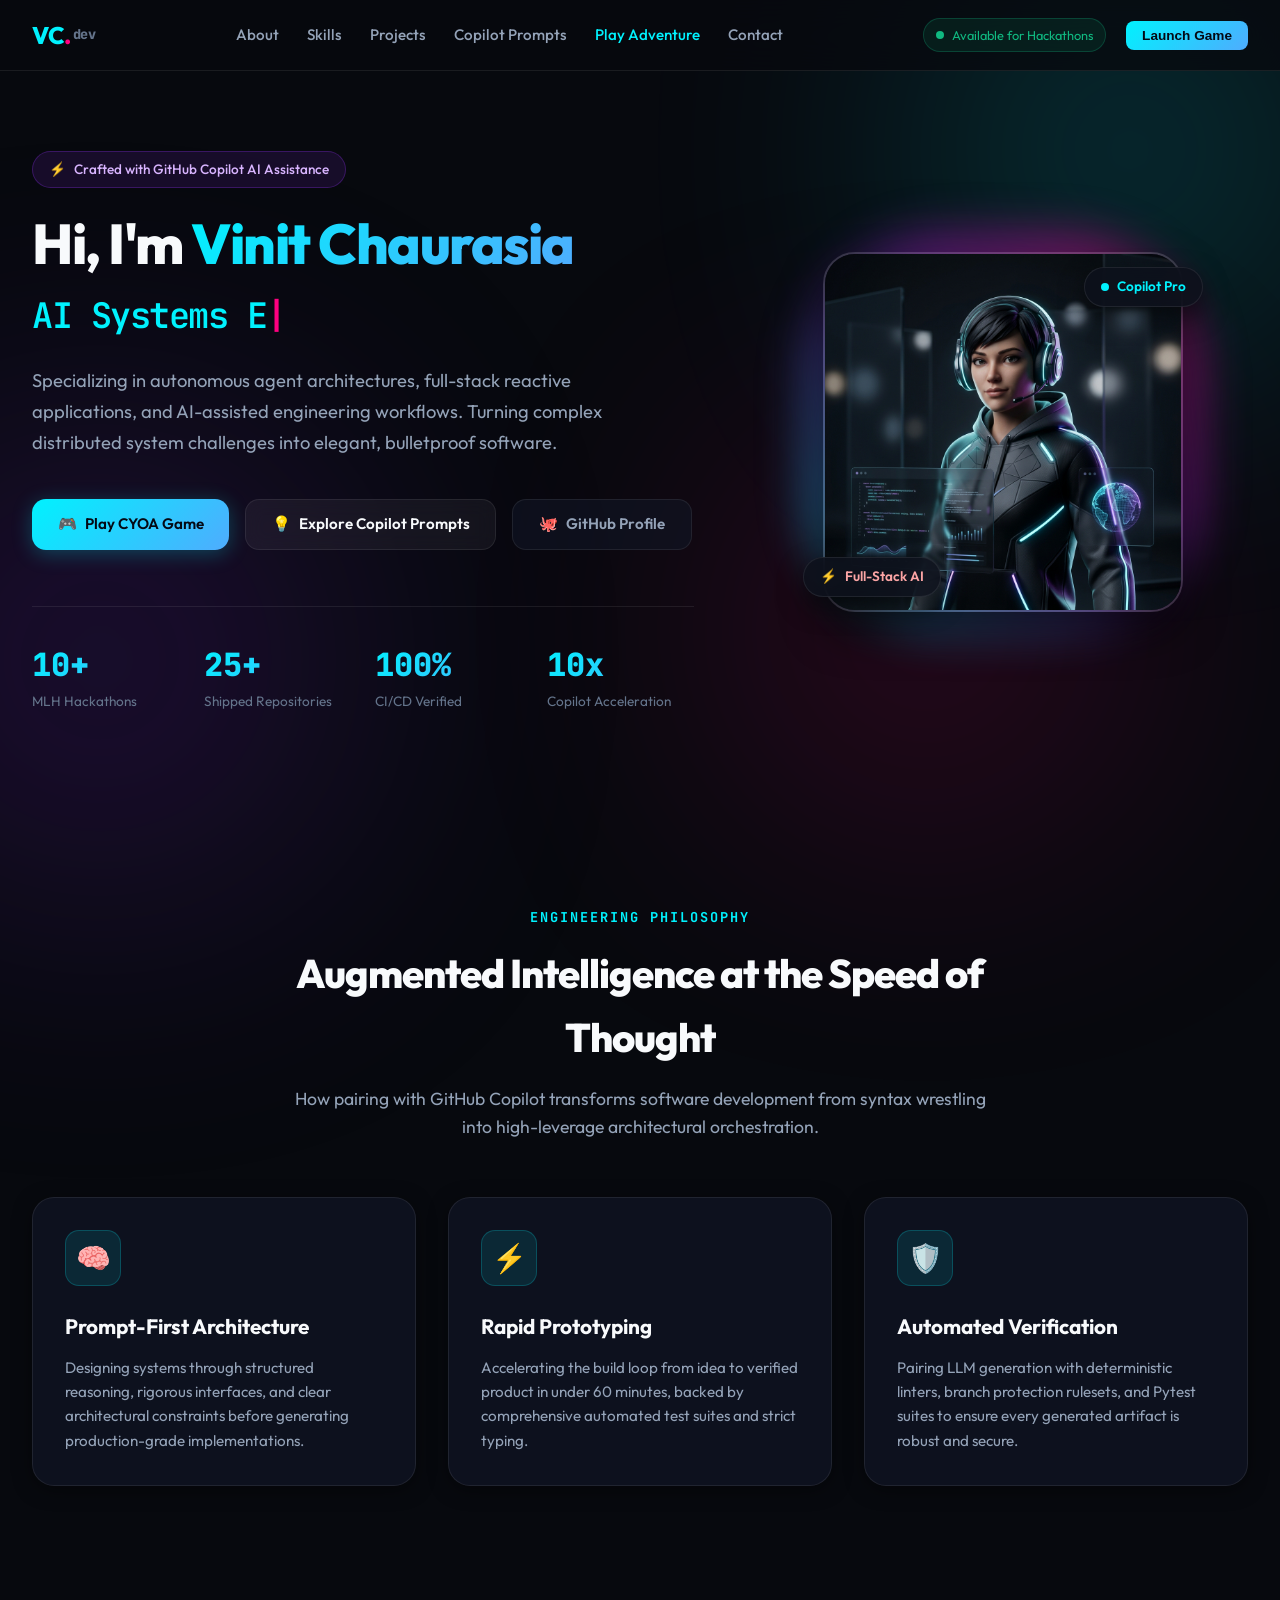
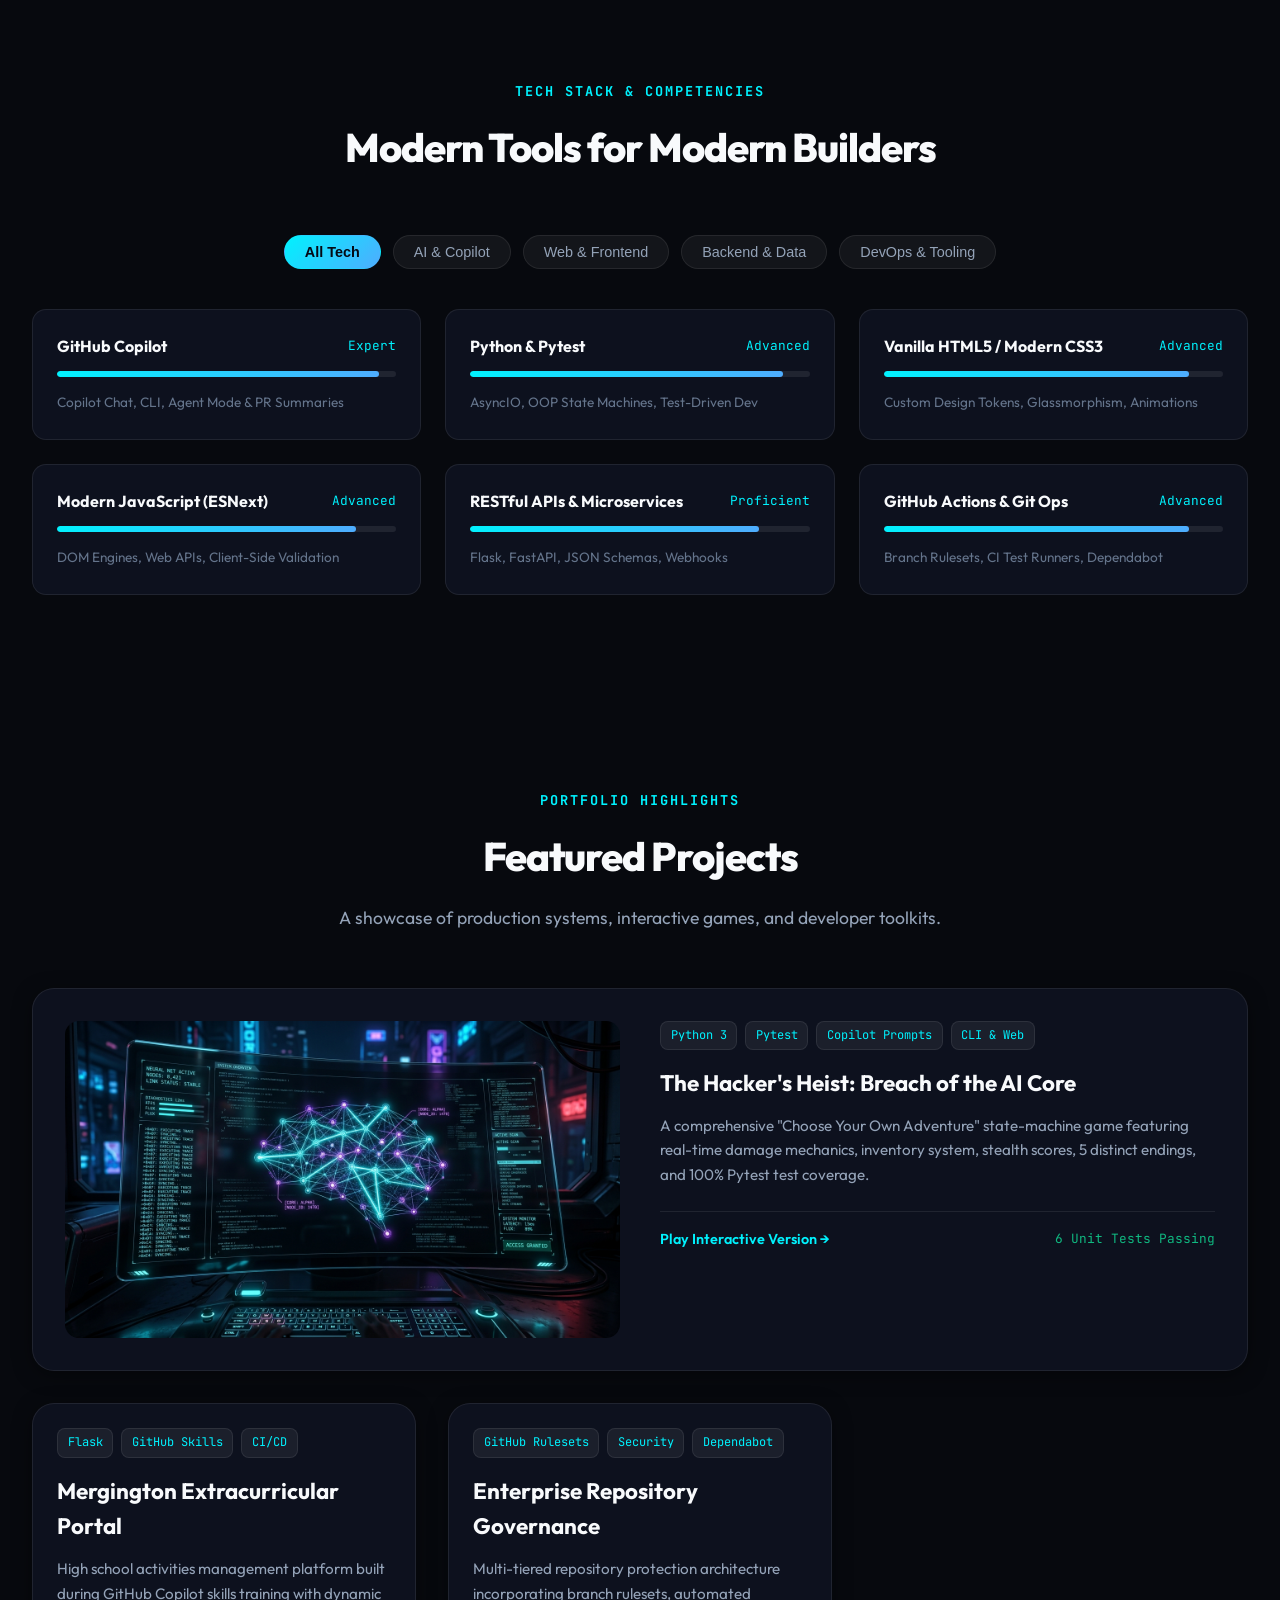
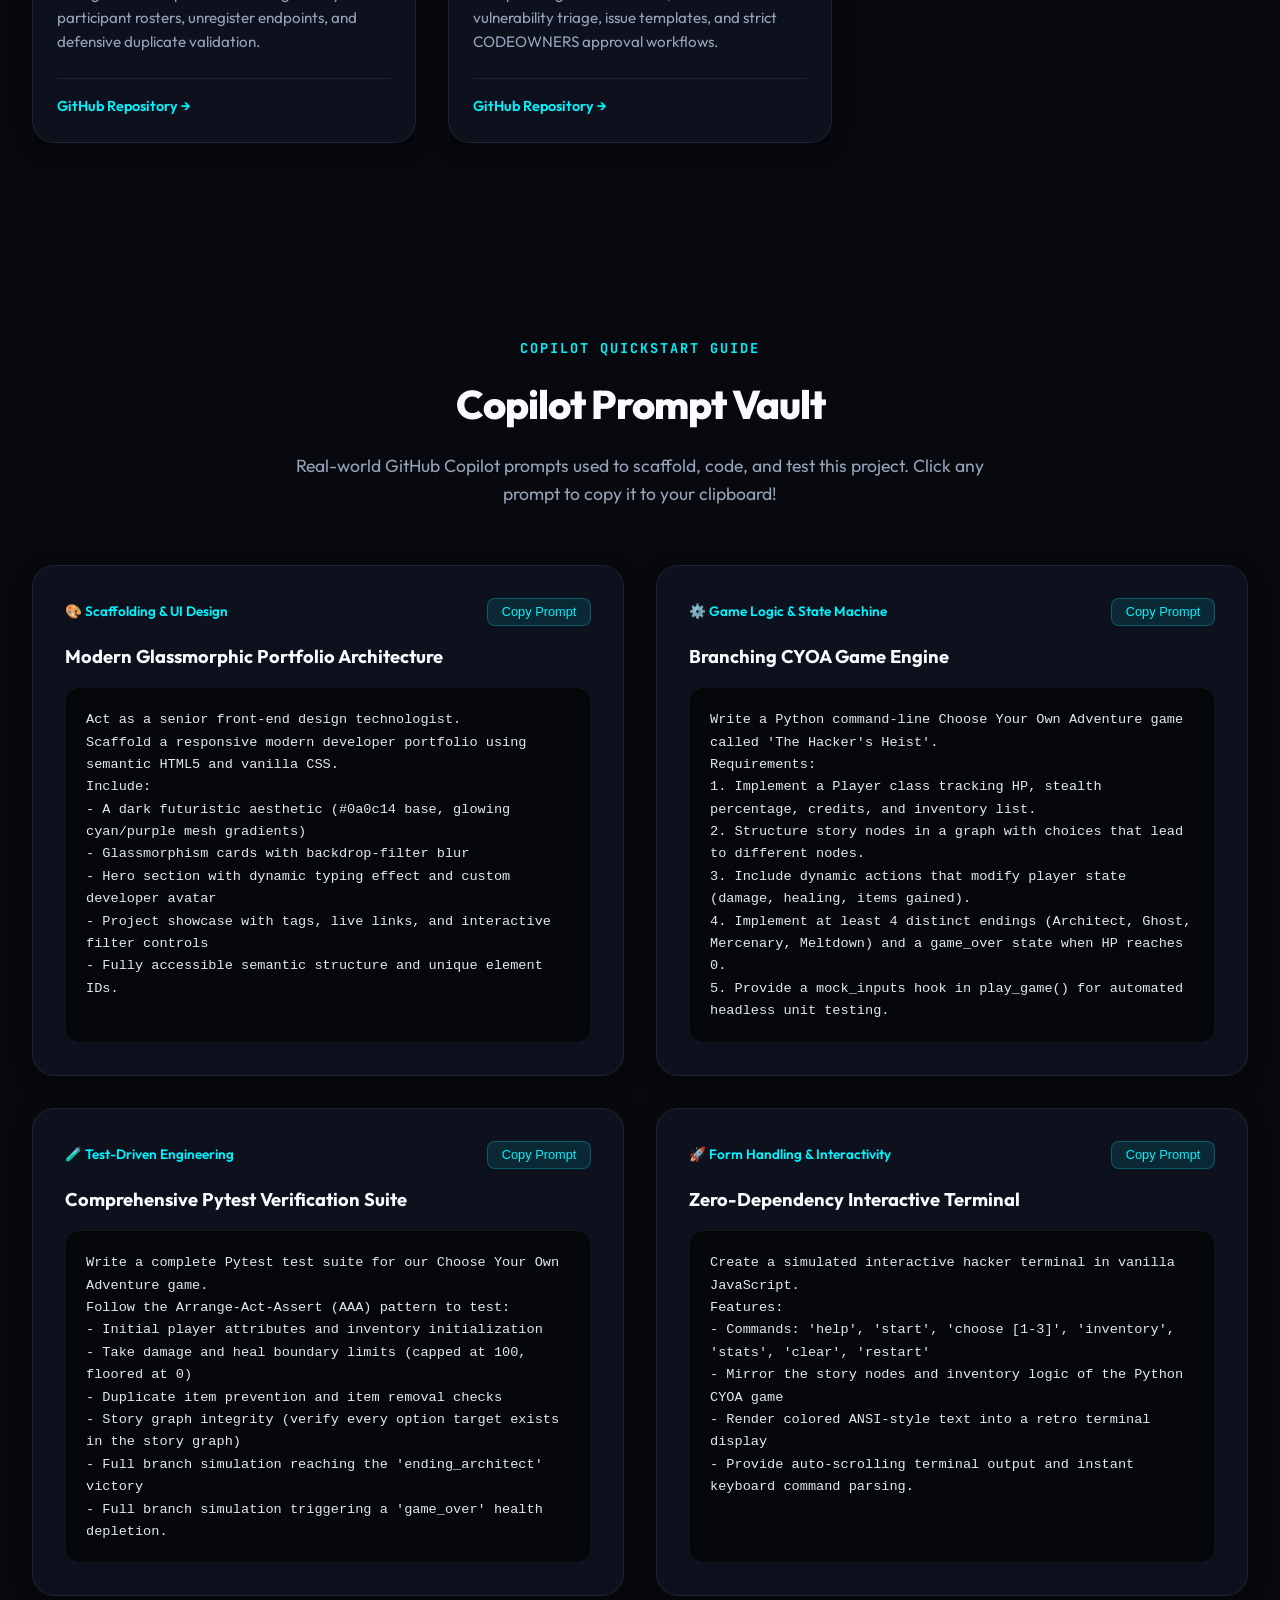
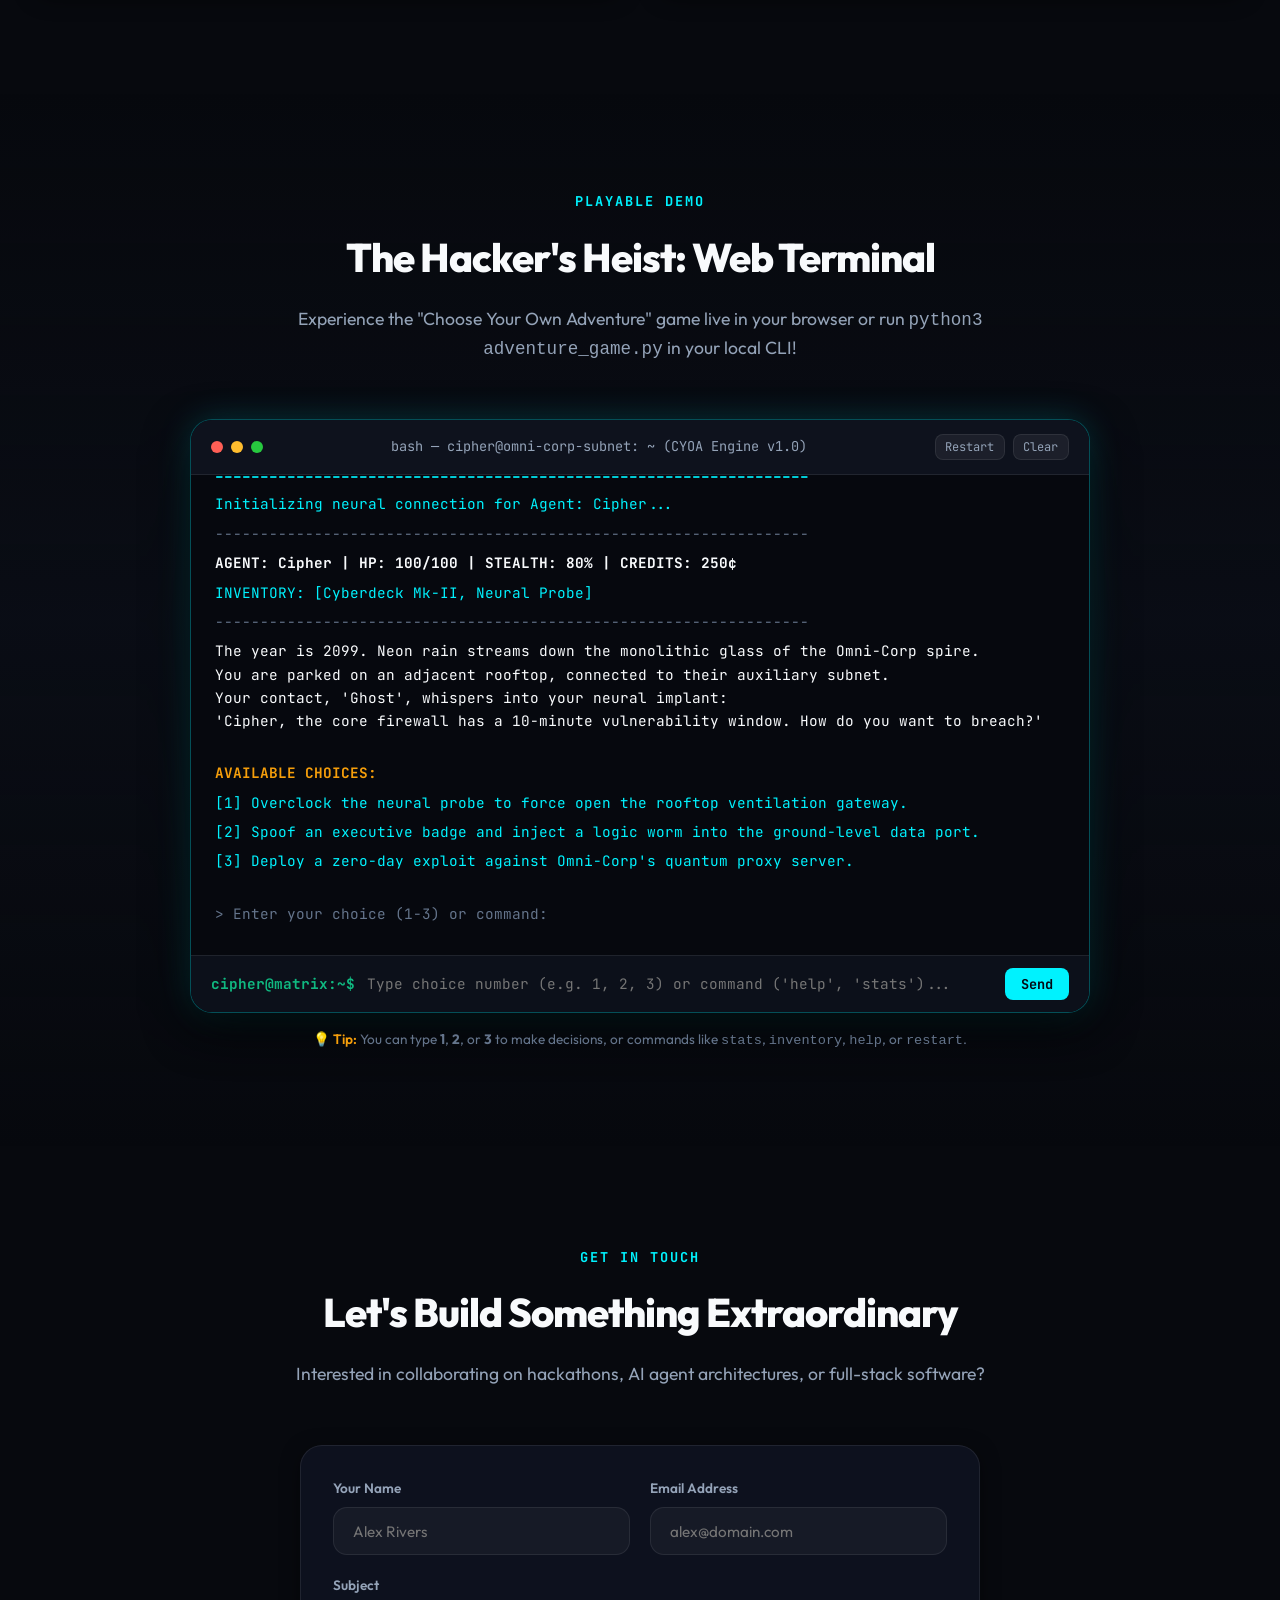
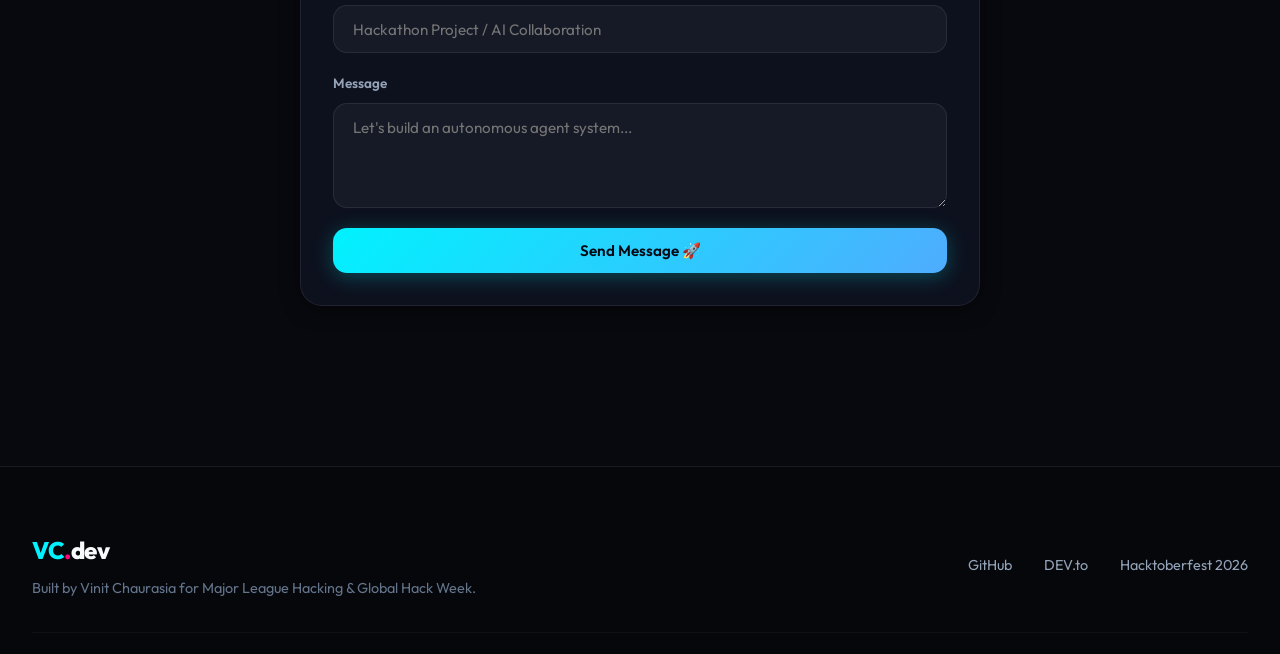
<file: index.html>
<!DOCTYPE html>
<html lang="en">
<head>
  <meta charset="UTF-8">
  <meta name="viewport" content="width=device-width, initial-scale=1.0">
  <title>Vinit Chaurasia | AI Systems & Full-Stack Developer Portfolio</title>
  <meta name="description" content="Portfolio of Vinit Chaurasia — AI Systems Engineer, Full-Stack Developer, and Hackathon Builder showcasing GitHub Copilot prompt architectures and interactive CYOA game.">
  <meta name="author" content="Vinit Chaurasia">
  
  <!-- Google Fonts: Outfit & JetBrains Mono -->
  <link rel="preconnect" href="https://fonts.googleapis.com">
  <link rel="preconnect" href="https://fonts.gstatic.com" crossorigin>
  <link href="https://fonts.googleapis.com/css2?family=JetBrains+Mono:wght@400;500;700&family=Outfit:wght@300;400;500;600;700;800&display=swap" rel="stylesheet">
  
  <link rel="stylesheet" href="style.css">
</head>
<body>
  <!-- Ambient background glow elements -->
  <div class="ambient-glow glow-1" aria-hidden="true"></div>
  <div class="ambient-glow glow-2" aria-hidden="true"></div>
  <div class="ambient-glow glow-3" aria-hidden="true"></div>

  <!-- Navigation Bar -->
  <header class="navbar" id="navbar">
    <div class="nav-container">
      <a href="#hero" class="brand-logo" id="brand-logo">
        <span class="logo-accent">VC</span><span class="logo-dot">.</span><span class="logo-tag">dev</span>
      </a>
      
      <nav class="nav-links" id="nav-links" aria-label="Main Navigation">
        <a href="#about" class="nav-item">About</a>
        <a href="#skills" class="nav-item">Skills</a>
        <a href="#projects" class="nav-item">Projects</a>
        <a href="#prompts" class="nav-item">Copilot Prompts</a>
        <a href="#terminal-game" class="nav-item highlight-link">Play Adventure</a>
        <a href="#contact" class="nav-item">Contact</a>
      </nav>

      <div class="nav-actions">
        <div class="status-indicator" title="Current Status">
          <span class="status-pulse"></span>
          <span class="status-text">Available for Hackathons</span>
        </div>
        <button class="btn-primary-sm" id="btn-quick-play" onclick="scrollToSection('terminal-game')">
          Launch Game
        </button>
      </div>
    </div>
  </header>

  <!-- Hero Section -->
  <main>
    <section class="hero-section" id="hero">
      <div class="hero-content">
        <div class="hero-badge">
          <span class="badge-icon">⚡</span>
          <span>Crafted with GitHub Copilot AI Assistance</span>
        </div>
        <h1 class="hero-title">
          Hi, I'm <span class="text-gradient">Vinit Chaurasia</span><br>
          <span class="typing-container">
            <span id="typing-text"></span><span class="cursor">|</span>
          </span>
        </h1>
        <p class="hero-description">
          Specializing in autonomous agent architectures, full-stack reactive applications, and AI-assisted engineering workflows. Turning complex distributed system challenges into elegant, bulletproof software.
        </p>

        <div class="hero-cta-group">
          <a href="#terminal-game" class="btn btn-primary" id="cta-play-game">
            <span class="btn-icon">🎮</span> Play CYOA Game
          </a>
          <a href="#prompts" class="btn btn-secondary" id="cta-view-prompts">
            <span class="btn-icon">💡</span> Explore Copilot Prompts
          </a>
          <a href="https://github.com/chourasiavinit9-dev" target="_blank" rel="noopener noreferrer" class="btn btn-glass" id="cta-github">
            <span class="btn-icon">🐙</span> GitHub Profile
          </a>
        </div>

        <div class="hero-stats-grid">
          <div class="stat-card">
            <span class="stat-number">10+</span>
            <span class="stat-label">MLH Hackathons</span>
          </div>
          <div class="stat-card">
            <span class="stat-number">25+</span>
            <span class="stat-label">Shipped Repositories</span>
          </div>
          <div class="stat-card">
            <span class="stat-number">100%</span>
            <span class="stat-label">CI/CD Verified</span>
          </div>
          <div class="stat-card">
            <span class="stat-number">10x</span>
            <span class="stat-label">Copilot Acceleration</span>
          </div>
        </div>
      </div>

      <div class="hero-visual">
        <div class="avatar-frame">
          <div class="avatar-glow-ring"></div>
          <img src="assets/avatar.jpg" alt="Vinit Chaurasia - AI Developer Avatar" class="hero-avatar" id="hero-avatar">
          <div class="avatar-floating-tag tag-ai">
            <span class="tag-dot"></span> Copilot Pro
          </div>
          <div class="avatar-floating-tag tag-status">
            <span class="tag-icon">⚡</span> Full-Stack AI
          </div>
        </div>
      </div>
    </section>

    <!-- About Section -->
    <section class="section about-section" id="about">
      <div class="section-header">
        <span class="section-tag">ENGINEERING PHILOSOPHY</span>
        <h2 class="section-title">Augmented Intelligence at the Speed of Thought</h2>
        <p class="section-subtitle">How pairing with GitHub Copilot transforms software development from syntax wrestling into high-leverage architectural orchestration.</p>
      </div>

      <div class="about-grid">
        <div class="glass-card about-card">
          <div class="card-icon-wrapper">
            <span class="card-icon">🧠</span>
          </div>
          <h3 class="card-title">Prompt-First Architecture</h3>
          <p class="card-text">
            Designing systems through structured reasoning, rigorous interfaces, and clear architectural constraints before generating production-grade implementations.
          </p>
        </div>

        <div class="glass-card about-card">
          <div class="card-icon-wrapper">
            <span class="card-icon">⚡</span>
          </div>
          <h3 class="card-title">Rapid Prototyping</h3>
          <p class="card-text">
            Accelerating the build loop from idea to verified product in under 60 minutes, backed by comprehensive automated test suites and strict typing.
          </p>
        </div>

        <div class="glass-card about-card">
          <div class="card-icon-wrapper">
            <span class="card-icon">🛡️</span>
          </div>
          <h3 class="card-title">Automated Verification</h3>
          <p class="card-text">
            Pairing LLM generation with deterministic linters, branch protection rulesets, and Pytest suites to ensure every generated artifact is robust and secure.
          </p>
        </div>
      </div>
    </section>

    <!-- Skills Section -->
    <section class="section skills-section" id="skills">
      <div class="section-header">
        <span class="section-tag">TECH STACK & COMPETENCIES</span>
        <h2 class="section-title">Modern Tools for Modern Builders</h2>
      </div>

      <div class="skills-filter" id="skills-filter">
        <button class="filter-btn active" data-filter="all">All Tech</button>
        <button class="filter-btn" data-filter="ai">AI & Copilot</button>
        <button class="filter-btn" data-filter="web">Web & Frontend</button>
        <button class="filter-btn" data-filter="backend">Backend & Data</button>
        <button class="filter-btn" data-filter="devops">DevOps & Tooling</button>
      </div>

      <div class="skills-grid" id="skills-grid">
        <div class="skill-card" data-category="ai">
          <div class="skill-header">
            <span class="skill-name">GitHub Copilot</span>
            <span class="skill-level">Expert</span>
          </div>
          <div class="skill-bar"><div class="skill-progress" style="width: 95%;"></div></div>
          <span class="skill-detail">Copilot Chat, CLI, Agent Mode & PR Summaries</span>
        </div>

        <div class="skill-card" data-category="ai">
          <div class="skill-header">
            <span class="skill-name">Python & Pytest</span>
            <span class="skill-level">Advanced</span>
          </div>
          <div class="skill-bar"><div class="skill-progress" style="width: 92%;"></div></div>
          <span class="skill-detail">AsyncIO, OOP State Machines, Test-Driven Dev</span>
        </div>

        <div class="skill-card" data-category="web">
          <div class="skill-header">
            <span class="skill-name">Vanilla HTML5 / Modern CSS3</span>
            <span class="skill-level">Advanced</span>
          </div>
          <div class="skill-bar"><div class="skill-progress" style="width: 90%;"></div></div>
          <span class="skill-detail">Custom Design Tokens, Glassmorphism, Animations</span>
        </div>

        <div class="skill-card" data-category="web">
          <div class="skill-header">
            <span class="skill-name">Modern JavaScript (ESNext)</span>
            <span class="skill-level">Advanced</span>
          </div>
          <div class="skill-bar"><div class="skill-progress" style="width: 88%;"></div></div>
          <span class="skill-detail">DOM Engines, Web APIs, Client-Side Validation</span>
        </div>

        <div class="skill-card" data-category="backend">
          <div class="skill-header">
            <span class="skill-name">RESTful APIs & Microservices</span>
            <span class="skill-level">Proficient</span>
          </div>
          <div class="skill-bar"><div class="skill-progress" style="width: 85%;"></div></div>
          <span class="skill-detail">Flask, FastAPI, JSON Schemas, Webhooks</span>
        </div>

        <div class="skill-card" data-category="devops">
          <div class="skill-header">
            <span class="skill-name">GitHub Actions & Git Ops</span>
            <span class="skill-level">Advanced</span>
          </div>
          <div class="skill-bar"><div class="skill-progress" style="width: 90%;"></div></div>
          <span class="skill-detail">Branch Rulesets, CI Test Runners, Dependabot</span>
        </div>
      </div>
    </section>

    <!-- Projects Section -->
    <section class="section projects-section" id="projects">
      <div class="section-header">
        <span class="section-tag">PORTFOLIO HIGHLIGHTS</span>
        <h2 class="section-title">Featured Projects</h2>
        <p class="section-subtitle">A showcase of production systems, interactive games, and developer toolkits.</p>
      </div>

      <div class="projects-grid">
        <!-- Project 1 -->
        <article class="glass-card project-card featured-project">
          <div class="project-media">
            <img src="assets/cyber_matrix.jpg" alt="Cyber Matrix AI Core Interface" class="project-image">
            <div class="project-overlay">
              <button class="btn btn-sm btn-primary" onclick="scrollToSection('terminal-game')">Play In Browser</button>
            </div>
          </div>
          <div class="project-content">
            <div class="project-tags">
              <span class="badge-tag">Python 3</span>
              <span class="badge-tag">Pytest</span>
              <span class="badge-tag">Copilot Prompts</span>
              <span class="badge-tag">CLI & Web</span>
            </div>
            <h3 class="project-title">The Hacker's Heist: Breach of the AI Core</h3>
            <p class="project-desc">
              A comprehensive "Choose Your Own Adventure" state-machine game featuring real-time damage mechanics, inventory system, stealth scores, 5 distinct endings, and 100% Pytest test coverage.
            </p>
            <div class="project-footer">
              <a href="#terminal-game" class="card-link">Play Interactive Version &rarr;</a>
              <span class="project-stat">6 Unit Tests Passing</span>
            </div>
          </div>
        </article>

        <!-- Project 2 -->
        <article class="glass-card project-card">
          <div class="project-content">
            <div class="project-tags">
              <span class="badge-tag">Flask</span>
              <span class="badge-tag">GitHub Skills</span>
              <span class="badge-tag">CI/CD</span>
            </div>
            <h3 class="project-title">Mergington Extracurricular Portal</h3>
            <p class="project-desc">
              High school activities management platform built during GitHub Copilot skills training with dynamic participant rosters, unregister endpoints, and defensive duplicate validation.
            </p>
            <div class="project-footer">
              <a href="https://github.com/chourasiavinit9-dev/getting-started-with-github-copilot" target="_blank" rel="noopener noreferrer" class="card-link">GitHub Repository &rarr;</a>
            </div>
          </div>
        </article>

        <!-- Project 3 -->
        <article class="glass-card project-card">
          <div class="project-content">
            <div class="project-tags">
              <span class="badge-tag">GitHub Rulesets</span>
              <span class="badge-tag">Security</span>
              <span class="badge-tag">Dependabot</span>
            </div>
            <h3 class="project-title">Enterprise Repository Governance</h3>
            <p class="project-desc">
              Multi-tiered repository protection architecture incorporating branch rulesets, automated vulnerability triage, issue templates, and strict CODEOWNERS approval workflows.
            </p>
            <div class="project-footer">
              <a href="https://github.com/chourasiavinit9-dev/introduction-to-repository-management" target="_blank" rel="noopener noreferrer" class="card-link">GitHub Repository &rarr;</a>
            </div>
          </div>
        </article>
      </div>
    </section>

    <!-- Copilot Prompt Vault Section -->
    <section class="section prompts-section" id="prompts">
      <div class="section-header">
        <span class="section-tag">COPILOT QUICKSTART GUIDE</span>
        <h2 class="section-title">Copilot Prompt Vault</h2>
        <p class="section-subtitle">Real-world GitHub Copilot prompts used to scaffold, code, and test this project. Click any prompt to copy it to your clipboard!</p>
      </div>

      <div class="prompts-grid">
        <div class="prompt-card glass-card">
          <div class="prompt-header">
            <span class="prompt-category">🎨 Scaffolding & UI Design</span>
            <button class="copy-btn" onclick="copyPrompt(this, 'prompt-1')">Copy Prompt</button>
          </div>
          <h3 class="prompt-title">Modern Glassmorphic Portfolio Architecture</h3>
          <pre class="prompt-code" id="prompt-1"><code>Act as a senior front-end design technologist.
Scaffold a responsive modern developer portfolio using semantic HTML5 and vanilla CSS.
Include:
- A dark futuristic aesthetic (#0a0c14 base, glowing cyan/purple mesh gradients)
- Glassmorphism cards with backdrop-filter blur
- Hero section with dynamic typing effect and custom developer avatar
- Project showcase with tags, live links, and interactive filter controls
- Fully accessible semantic structure and unique element IDs.</code></pre>
        </div>

        <div class="prompt-card glass-card">
          <div class="prompt-header">
            <span class="prompt-category">⚙️ Game Logic & State Machine</span>
            <button class="copy-btn" onclick="copyPrompt(this, 'prompt-2')">Copy Prompt</button>
          </div>
          <h3 class="prompt-title">Branching CYOA Game Engine</h3>
          <pre class="prompt-code" id="prompt-2"><code>Write a Python command-line Choose Your Own Adventure game called 'The Hacker's Heist'.
Requirements:
1. Implement a Player class tracking HP, stealth percentage, credits, and inventory list.
2. Structure story nodes in a graph with choices that lead to different nodes.
3. Include dynamic actions that modify player state (damage, healing, items gained).
4. Implement at least 4 distinct endings (Architect, Ghost, Mercenary, Meltdown) and a game_over state when HP reaches 0.
5. Provide a mock_inputs hook in play_game() for automated headless unit testing.</code></pre>
        </div>

        <div class="prompt-card glass-card">
          <div class="prompt-header">
            <span class="prompt-category">🧪 Test-Driven Engineering</span>
            <button class="copy-btn" onclick="copyPrompt(this, 'prompt-3')">Copy Prompt</button>
          </div>
          <h3 class="prompt-title">Comprehensive Pytest Verification Suite</h3>
          <pre class="prompt-code" id="prompt-3"><code>Write a complete Pytest test suite for our Choose Your Own Adventure game.
Follow the Arrange-Act-Assert (AAA) pattern to test:
- Initial player attributes and inventory initialization
- Take damage and heal boundary limits (capped at 100, floored at 0)
- Duplicate item prevention and item removal checks
- Story graph integrity (verify every option target exists in the story graph)
- Full branch simulation reaching the 'ending_architect' victory
- Full branch simulation triggering a 'game_over' health depletion.</code></pre>
        </div>

        <div class="prompt-card glass-card">
          <div class="prompt-header">
            <span class="prompt-category">🚀 Form Handling & Interactivity</span>
            <button class="copy-btn" onclick="copyPrompt(this, 'prompt-4')">Copy Prompt</button>
          </div>
          <h3 class="prompt-title">Zero-Dependency Interactive Terminal</h3>
          <pre class="prompt-code" id="prompt-4"><code>Create a simulated interactive hacker terminal in vanilla JavaScript.
Features:
- Commands: 'help', 'start', 'choose [1-3]', 'inventory', 'stats', 'clear', 'restart'
- Mirror the story nodes and inventory logic of the Python CYOA game
- Render colored ANSI-style text into a retro terminal display
- Provide auto-scrolling terminal output and instant keyboard command parsing.</code></pre>
        </div>
      </div>
    </section>

    <!-- Interactive In-Browser CYOA Terminal Game Section -->
    <section class="section terminal-section" id="terminal-game">
      <div class="section-header">
        <span class="section-tag">PLAYABLE DEMO</span>
        <h2 class="section-title">The Hacker's Heist: Web Terminal</h2>
        <p class="section-subtitle">Experience the "Choose Your Own Adventure" game live in your browser or run <code>python3 adventure_game.py</code> in your local CLI!</p>
      </div>

      <div class="terminal-container">
        <!-- Terminal Header -->
        <div class="terminal-header">
          <div class="terminal-controls">
            <span class="control-dot close-dot"></span>
            <span class="control-dot minimize-dot"></span>
            <span class="control-dot maximize-dot"></span>
          </div>
          <div class="terminal-title">bash — cipher@omni-corp-subnet: ~ (CYOA Engine v1.0)</div>
          <div class="terminal-actions">
            <button class="terminal-action-btn" id="btn-restart-game" onclick="restartGame()">Restart</button>
            <button class="terminal-action-btn" id="btn-clear-term" onclick="clearTerminal()">Clear</button>
          </div>
        </div>

        <!-- Terminal Output Window -->
        <div class="terminal-body" id="terminal-output" tabindex="0" role="region" aria-label="Terminal Game Output">
          <!-- Game text output will be dynamically injected here -->
        </div>

        <!-- Terminal Input Bar -->
        <div class="terminal-input-bar">
          <span class="terminal-prompt">cipher@matrix:~$</span>
          <input type="text" id="terminal-input" class="terminal-input-field" placeholder="Type choice number (e.g. 1, 2, 3) or command ('help', 'stats')..." autocomplete="off" autofocus>
          <button class="terminal-send-btn" id="btn-terminal-send" onclick="handleTerminalSubmit()">Send</button>
        </div>
      </div>

      <div class="terminal-tips">
        <span class="tip-badge">💡 Tip:</span> You can type <strong>1</strong>, <strong>2</strong>, or <strong>3</strong> to make decisions, or commands like <code>stats</code>, <code>inventory</code>, <code>help</code>, or <code>restart</code>.
      </div>
    </section>

    <!-- Contact Section -->
    <section class="section contact-section" id="contact">
      <div class="section-header">
        <span class="section-tag">GET IN TOUCH</span>
        <h2 class="section-title">Let's Build Something Extraordinary</h2>
        <p class="section-subtitle">Interested in collaborating on hackathons, AI agent architectures, or full-stack software?</p>
      </div>

      <div class="contact-card glass-card">
        <form class="contact-form" id="contact-form" onsubmit="handleContactSubmit(event)">
          <div class="form-row">
            <div class="form-group">
              <label for="contact-name">Your Name</label>
              <input type="text" id="contact-name" name="name" class="form-control" placeholder="Alex Rivers" required>
            </div>
            <div class="form-group">
              <label for="contact-email">Email Address</label>
              <input type="email" id="contact-email" name="email" class="form-control" placeholder="alex@domain.com" required>
            </div>
          </div>
          <div class="form-group">
            <label for="contact-subject">Subject</label>
            <input type="text" id="contact-subject" name="subject" class="form-control" placeholder="Hackathon Project / AI Collaboration" required>
          </div>
          <div class="form-group">
            <label for="contact-message">Message</label>
            <textarea id="contact-message" name="message" class="form-control" rows="4" placeholder="Let's build an autonomous agent system..." required></textarea>
          </div>
          <button type="submit" class="btn btn-primary btn-block" id="btn-submit-contact">
            Send Message 🚀
          </button>
        </form>
      </div>
    </section>
  </main>

  <!-- Footer -->
  <footer class="footer">
    <div class="footer-container">
      <div class="footer-brand">
        <span class="brand-logo"><span class="logo-accent">VC</span><span class="logo-dot">.</span>dev</span>
        <p class="footer-text">Built by Vinit Chaurasia for Major League Hacking & Global Hack Week.</p>
      </div>
      <div class="footer-links">
        <a href="https://github.com/chourasiavinit9-dev" target="_blank" rel="noopener noreferrer">GitHub</a>
        <a href="https://dev.to" target="_blank" rel="noopener noreferrer">DEV.to</a>
        <a href="https://hacktoberfest.com" target="_blank" rel="noopener noreferrer">Hacktoberfest 2026</a>
      </div>
    </div>
    <div class="footer-bottom">
      <p>© 2026 Vinit Chaurasia. Designed with GitHub Copilot AI Assistance. All rights reserved.</p>
    </div>
  </footer>

  <!-- Toast Notification Container -->
  <div class="toast-container" id="toast-container" aria-live="polite"></div>

  <script src="script.js"></script>
</body>
</html>
</file>
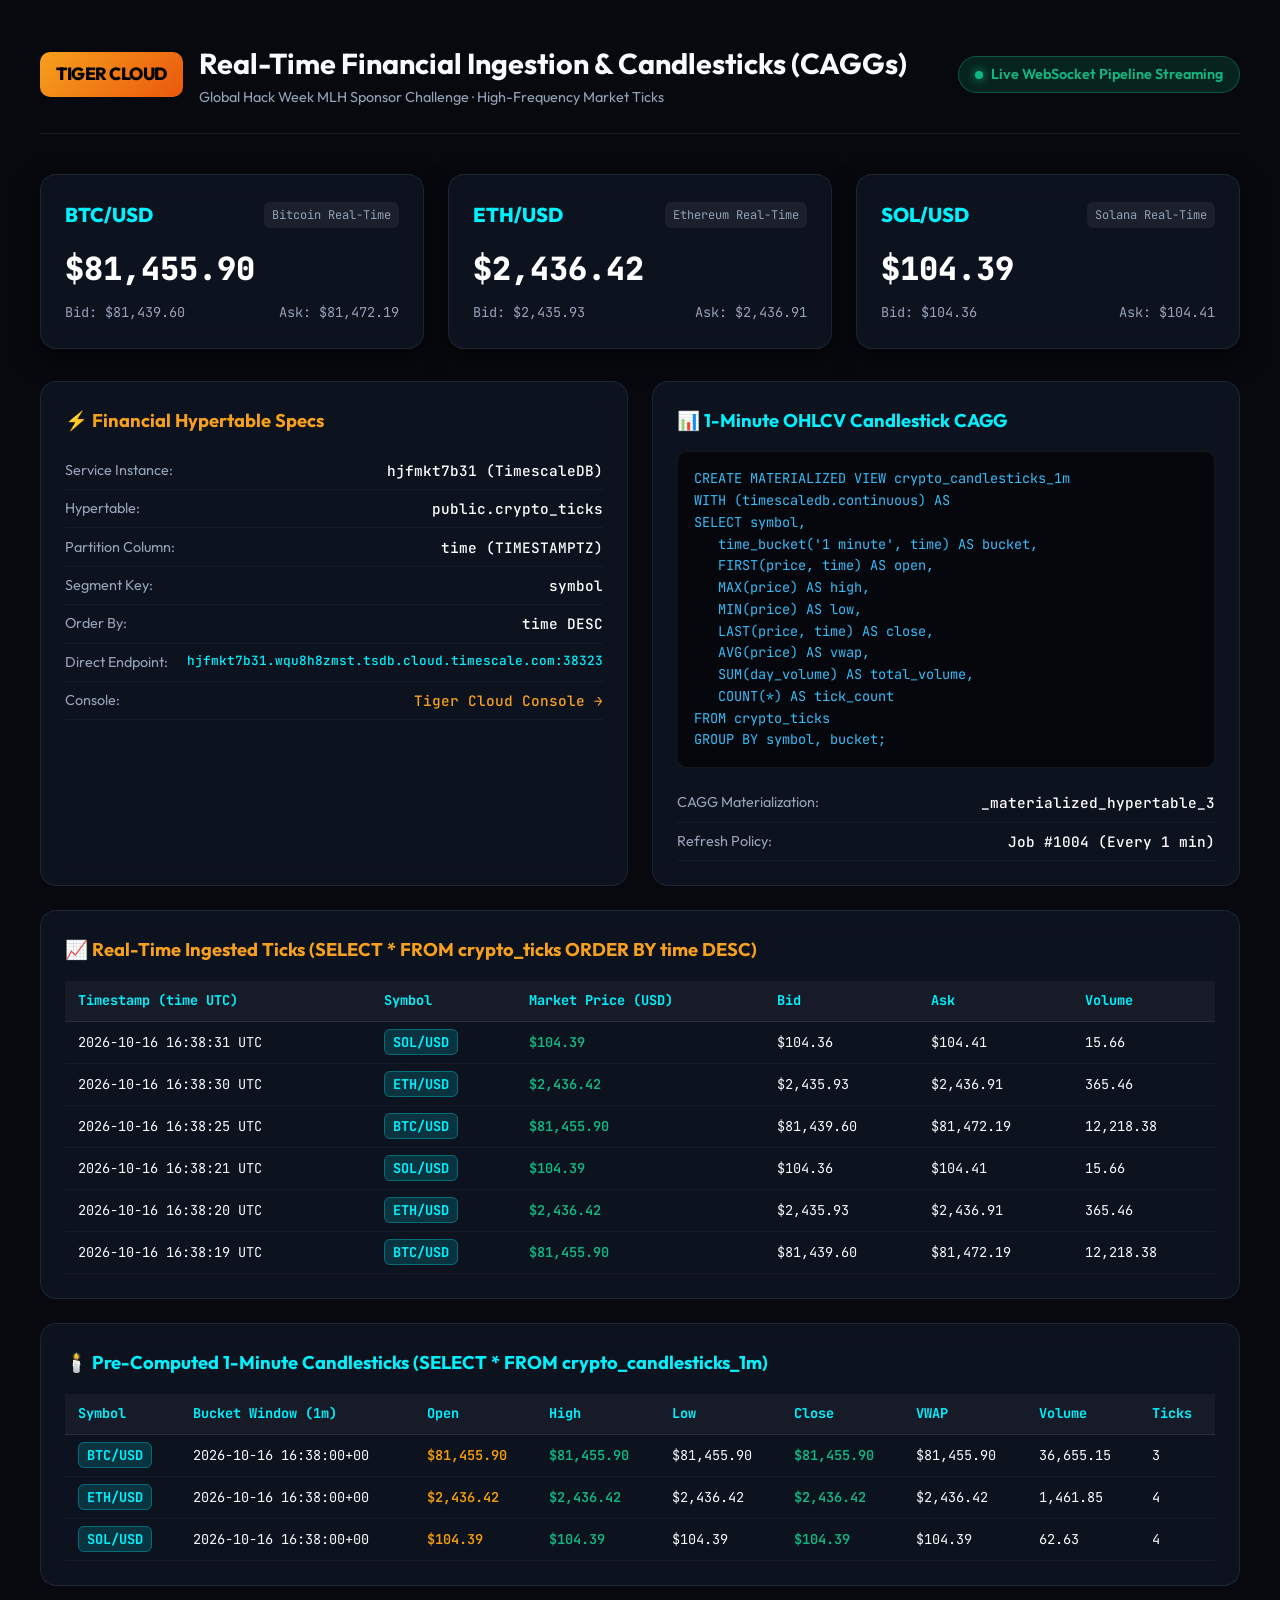
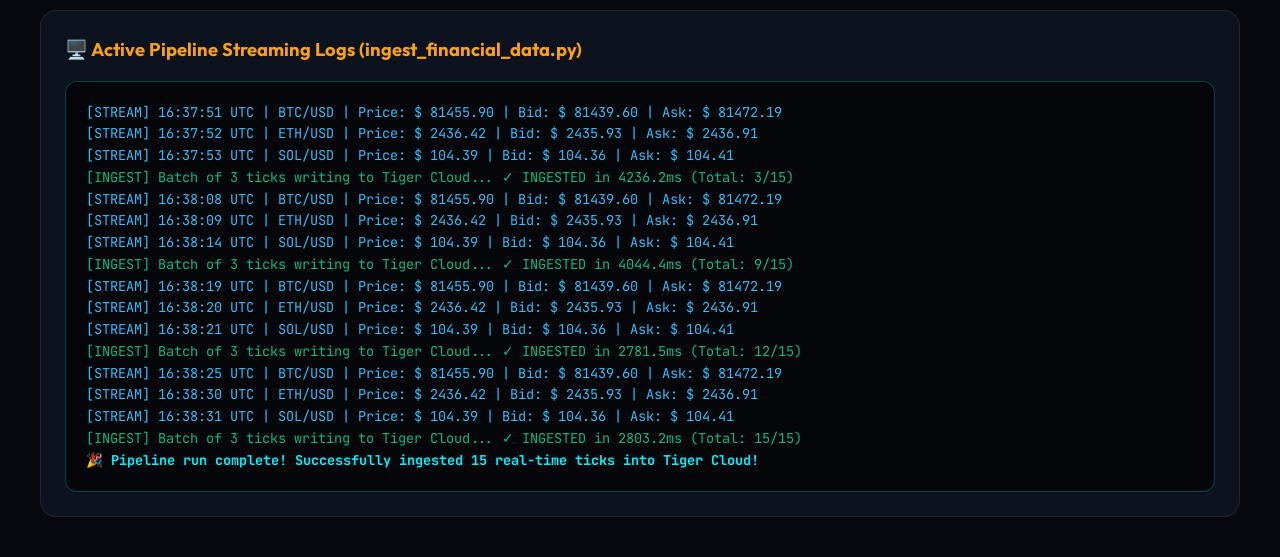
<file: finance.html>
<!DOCTYPE html>
<html lang="en">
<head>
  <meta charset="UTF-8">
  <meta name="viewport" content="width=device-width, initial-scale=1.0">
  <title>Tiger Cloud: Real-Time Financial Market Ingestion & CAGGs</title>
  <link rel="preconnect" href="https://fonts.googleapis.com">
  <link rel="preconnect" href="https://fonts.gstatic.com" crossorigin>
  <link href="https://fonts.googleapis.com/css2?family=JetBrains+Mono:wght@400;500;700&family=Outfit:wght@300;400;500;600;700;800&display=swap" rel="stylesheet">
  <style>
    :root {
      --bg: #07090e;
      --card-bg: rgba(15, 20, 35, 0.85);
      --border: rgba(255, 255, 255, 0.08);
      --accent-tiger: #f7a01d;
      --accent-cyan: #00f2fe;
      --accent-green: #10b981;
      --accent-purple: #c084fc;
      --text-main: #f8fafc;
      --text-dim: #94a3b8;
      --font-main: 'Outfit', sans-serif;
      --font-mono: 'JetBrains Mono', monospace;
    }

    * { box-sizing: border-box; margin: 0; padding: 0; }

    body {
      background: var(--bg);
      color: var(--text-main);
      font-family: var(--font-main);
      padding: 2.5rem;
      min-height: 100vh;
      line-height: 1.6;
    }

    .container {
      max-width: 1240px;
      margin: 0 auto;
    }

    .header {
      display: flex;
      justify-content: space-between;
      align-items: center;
      margin-bottom: 2.5rem;
      border-bottom: 1px solid var(--border);
      padding-bottom: 1.5rem;
    }

    .header-title {
      display: flex;
      align-items: center;
      gap: 1rem;
    }

    .logo-badge {
      background: linear-gradient(135deg, var(--accent-tiger), #ea580c);
      color: #000;
      font-weight: 800;
      padding: 0.5rem 1rem;
      border-radius: 10px;
      font-size: 1.1rem;
      letter-spacing: -0.5px;
    }

    h1 {
      font-size: 1.8rem;
      font-weight: 700;
    }

    .service-badge {
      display: inline-flex;
      align-items: center;
      gap: 0.5rem;
      background: rgba(16, 185, 129, 0.15);
      border: 1px solid rgba(16, 185, 129, 0.35);
      color: var(--accent-green);
      padding: 0.4rem 1rem;
      border-radius: 9999px;
      font-weight: 600;
      font-size: 0.9rem;
    }

    .pulse {
      width: 8px;
      height: 8px;
      background: var(--accent-green);
      border-radius: 50%;
      box-shadow: 0 0 10px var(--accent-green);
      animation: pulseAnim 2s infinite;
    }

    @keyframes pulseAnim {
      0% { transform: scale(0.95); opacity: 0.8; }
      50% { transform: scale(1.15); opacity: 1; }
      100% { transform: scale(0.95); opacity: 0.8; }
    }

    .ticker-cards {
      display: grid;
      grid-template-columns: repeat(3, 1fr);
      gap: 1.5rem;
      margin-bottom: 2rem;
    }

    .ticker-card {
      background: var(--card-bg);
      border: 1px solid var(--border);
      border-radius: 16px;
      padding: 1.5rem;
      backdrop-filter: blur(12px);
      box-shadow: 0 10px 25px rgba(0, 0, 0, 0.5);
    }

    .ticker-header {
      display: flex;
      justify-content: space-between;
      align-items: center;
      margin-bottom: 0.75rem;
    }

    .ticker-symbol {
      font-weight: 800;
      font-size: 1.25rem;
      color: var(--accent-cyan);
    }

    .ticker-tag {
      font-size: 0.75rem;
      font-family: var(--font-mono);
      background: rgba(255, 255, 255, 0.06);
      padding: 0.2rem 0.5rem;
      border-radius: 6px;
      color: var(--text-dim);
    }

    .ticker-price {
      font-size: 2rem;
      font-weight: 800;
      font-family: var(--font-mono);
      color: #fff;
      margin-bottom: 0.5rem;
    }

    .ticker-sub {
      display: flex;
      justify-content: space-between;
      font-size: 0.85rem;
      font-family: var(--font-mono);
      color: var(--text-dim);
    }

    .grid-2 {
      display: grid;
      grid-template-columns: 1fr 1fr;
      gap: 1.5rem;
      margin-bottom: 1.5rem;
    }

    .card {
      background: var(--card-bg);
      border: 1px solid var(--border);
      border-radius: 16px;
      padding: 1.5rem;
      backdrop-filter: blur(12px);
    }

    .card-title {
      font-size: 1.15rem;
      font-weight: 700;
      margin-bottom: 1rem;
      display: flex;
      align-items: center;
      gap: 0.5rem;
      color: var(--accent-tiger);
    }

    .card-title-cyan { color: var(--accent-cyan); }

    .prop-row {
      display: flex;
      justify-content: space-between;
      padding: 0.45rem 0;
      border-bottom: 1px solid rgba(255, 255, 255, 0.04);
      font-size: 0.9rem;
    }

    .prop-label { color: var(--text-dim); }
    .prop-val { font-family: var(--font-mono); color: #fff; font-weight: 500; }

    .code-box {
      background: #05070c;
      border: 1px solid rgba(255, 255, 255, 0.06);
      border-radius: 10px;
      padding: 1rem;
      font-family: var(--font-mono);
      font-size: 0.85rem;
      color: #38bdf8;
      overflow-x: auto;
      margin-bottom: 1rem;
      white-space: pre-wrap;
    }

    table {
      width: 100%;
      border-collapse: collapse;
      font-family: var(--font-mono);
      font-size: 0.85rem;
      margin-top: 0.5rem;
    }

    th {
      text-align: left;
      padding: 0.6rem 0.8rem;
      background: rgba(255, 255, 255, 0.04);
      color: var(--accent-cyan);
      border-bottom: 1px solid var(--border);
    }

    td {
      padding: 0.6rem 0.8rem;
      border-bottom: 1px solid rgba(255, 255, 255, 0.04);
    }

    .tag-crypto {
      background: rgba(0, 242, 254, 0.15);
      border: 1px solid rgba(0, 242, 254, 0.3);
      color: var(--accent-cyan);
      padding: 0.2rem 0.5rem;
      border-radius: 6px;
      font-weight: 700;
    }

    .tag-green { color: var(--accent-green); font-weight: 600; }
    .tag-yellow { color: #f59e0b; font-weight: 600; }

    .term-box {
      background: #04060a;
      border: 1px solid rgba(0, 242, 254, 0.25);
      border-radius: 12px;
      padding: 1.25rem;
      font-family: var(--font-mono);
      font-size: 0.85rem;
      color: #38bdf8;
      line-height: 1.6;
    }
  </style>
</head>
<body>
  <div class="container">
    <!-- Header -->
    <header class="header">
      <div class="header-title">
        <span class="logo-badge">TIGER CLOUD</span>
        <div>
          <h1>Real-Time Financial Ingestion & Candlesticks (CAGGs)</h1>
          <p style="color: var(--text-dim); font-size: 0.9rem;">Global Hack Week MLH Sponsor Challenge · High-Frequency Market Ticks</p>
        </div>
      </div>
      <div class="service-badge">
        <span class="pulse"></span> Live WebSocket Pipeline Streaming
      </div>
    </header>

    <!-- Top Live Tickers -->
    <div class="ticker-cards">
      <div class="ticker-card">
        <div class="ticker-header">
          <span class="ticker-symbol">BTC/USD</span>
          <span class="ticker-tag">Bitcoin Real-Time</span>
        </div>
        <div class="ticker-price">$81,455.90</div>
        <div class="ticker-sub">
          <span>Bid: $81,439.60</span>
          <span>Ask: $81,472.19</span>
        </div>
      </div>

      <div class="ticker-card">
        <div class="ticker-header">
          <span class="ticker-symbol">ETH/USD</span>
          <span class="ticker-tag">Ethereum Real-Time</span>
        </div>
        <div class="ticker-price">$2,436.42</div>
        <div class="ticker-sub">
          <span>Bid: $2,435.93</span>
          <span>Ask: $2,436.91</span>
        </div>
      </div>

      <div class="ticker-card">
        <div class="ticker-header">
          <span class="ticker-symbol">SOL/USD</span>
          <span class="ticker-tag">Solana Real-Time</span>
        </div>
        <div class="ticker-price">$104.39</div>
        <div class="ticker-sub">
          <span>Bid: $104.36</span>
          <span>Ask: $104.41</span>
        </div>
      </div>
    </div>

    <!-- Grid 2: Pipeline Specs & Hypertable Architecture -->
    <div class="grid-2">
      <div class="card">
        <h2 class="card-title">⚡ Financial Hypertable Specs</h2>
        <div class="prop-row"><span class="prop-label">Service Instance:</span><span class="prop-val">hjfmkt7b31 (TimescaleDB)</span></div>
        <div class="prop-row"><span class="prop-label">Hypertable:</span><span class="prop-val">public.crypto_ticks</span></div>
        <div class="prop-row"><span class="prop-label">Partition Column:</span><span class="prop-val">time (TIMESTAMPTZ)</span></div>
        <div class="prop-row"><span class="prop-label">Segment Key:</span><span class="prop-val">symbol</span></div>
        <div class="prop-row"><span class="prop-label">Order By:</span><span class="prop-val">time DESC</span></div>
        <div class="prop-row"><span class="prop-label">Direct Endpoint:</span><span class="prop-val" style="color: var(--accent-cyan); font-size: 0.8rem;">hjfmkt7b31.wqu8h8zmst.tsdb.cloud.timescale.com:38323</span></div>
        <div class="prop-row"><span class="prop-label">Console:</span><span class="prop-val"><a href="https://console.cloud.tigerdata.com/dashboard/services/hjfmkt7b31" target="_blank" style="color: var(--accent-tiger); text-decoration: none;">Tiger Cloud Console &rarr;</a></span></div>
      </div>

      <div class="card">
        <h2 class="card-title card-title-cyan">📊 1-Minute OHLCV Candlestick CAGG</h2>
        <div class="code-box">CREATE MATERIALIZED VIEW crypto_candlesticks_1m
WITH (timescaledb.continuous) AS
SELECT symbol,
   time_bucket('1 minute', time) AS bucket,
   FIRST(price, time) AS open,
   MAX(price) AS high,
   MIN(price) AS low,
   LAST(price, time) AS close,
   AVG(price) AS vwap,
   SUM(day_volume) AS total_volume,
   COUNT(*) AS tick_count
FROM crypto_ticks
GROUP BY symbol, bucket;</div>
        <div class="prop-row"><span class="prop-label">CAGG Materialization:</span><span class="prop-val">_materialized_hypertable_3</span></div>
        <div class="prop-row"><span class="prop-label">Refresh Policy:</span><span class="prop-val">Job #1004 (Every 1 min)</span></div>
      </div>
    </div>

    <!-- Live Ingested Ticks Table -->
    <div class="card" style="margin-bottom: 1.5rem;">
      <h2 class="card-title">📈 Real-Time Ingested Ticks (SELECT * FROM crypto_ticks ORDER BY time DESC)</h2>
      <table>
        <thead>
          <tr>
            <th>Timestamp (time UTC)</th>
            <th>Symbol</th>
            <th>Market Price (USD)</th>
            <th>Bid</th>
            <th>Ask</th>
            <th>Volume</th>
          </tr>
        </thead>
        <tbody>
          <tr>
            <td>2026-10-16 16:38:31 UTC</td>
            <td><span class="tag-crypto">SOL/USD</span></td>
            <td class="tag-green">$104.39</td>
            <td>$104.36</td>
            <td>$104.41</td>
            <td>15.66</td>
          </tr>
          <tr>
            <td>2026-10-16 16:38:30 UTC</td>
            <td><span class="tag-crypto">ETH/USD</span></td>
            <td class="tag-green">$2,436.42</td>
            <td>$2,435.93</td>
            <td>$2,436.91</td>
            <td>365.46</td>
          </tr>
          <tr>
            <td>2026-10-16 16:38:25 UTC</td>
            <td><span class="tag-crypto">BTC/USD</span></td>
            <td class="tag-green">$81,455.90</td>
            <td>$81,439.60</td>
            <td>$81,472.19</td>
            <td>12,218.38</td>
          </tr>
          <tr>
            <td>2026-10-16 16:38:21 UTC</td>
            <td><span class="tag-crypto">SOL/USD</span></td>
            <td class="tag-green">$104.39</td>
            <td>$104.36</td>
            <td>$104.41</td>
            <td>15.66</td>
          </tr>
          <tr>
            <td>2026-10-16 16:38:20 UTC</td>
            <td><span class="tag-crypto">ETH/USD</span></td>
            <td class="tag-green">$2,436.42</td>
            <td>$2,435.93</td>
            <td>$2,436.91</td>
            <td>365.46</td>
          </tr>
          <tr>
            <td>2026-10-16 16:38:19 UTC</td>
            <td><span class="tag-crypto">BTC/USD</span></td>
            <td class="tag-green">$81,455.90</td>
            <td>$81,439.60</td>
            <td>$81,472.19</td>
            <td>12,218.38</td>
          </tr>
        </tbody>
      </table>
    </div>

    <!-- Candlestick Aggregation Output -->
    <div class="card" style="margin-bottom: 1.5rem;">
      <h2 class="card-title card-title-cyan">🕯️ Pre-Computed 1-Minute Candlesticks (SELECT * FROM crypto_candlesticks_1m)</h2>
      <table>
        <thead>
          <tr>
            <th>Symbol</th>
            <th>Bucket Window (1m)</th>
            <th>Open</th>
            <th>High</th>
            <th>Low</th>
            <th>Close</th>
            <th>VWAP</th>
            <th>Volume</th>
            <th>Ticks</th>
          </tr>
        </thead>
        <tbody>
          <tr>
            <td><span class="tag-crypto">BTC/USD</span></td>
            <td>2026-10-16 16:38:00+00</td>
            <td class="tag-yellow">$81,455.90</td>
            <td class="tag-green">$81,455.90</td>
            <td>$81,455.90</td>
            <td class="tag-green">$81,455.90</td>
            <td>$81,455.90</td>
            <td>36,655.15</td>
            <td>3</td>
          </tr>
          <tr>
            <td><span class="tag-crypto">ETH/USD</span></td>
            <td>2026-10-16 16:38:00+00</td>
            <td class="tag-yellow">$2,436.42</td>
            <td class="tag-green">$2,436.42</td>
            <td>$2,436.42</td>
            <td class="tag-green">$2,436.42</td>
            <td>$2,436.42</td>
            <td>1,461.85</td>
            <td>4</td>
          </tr>
          <tr>
            <td><span class="tag-crypto">SOL/USD</span></td>
            <td>2026-10-16 16:38:00+00</td>
            <td class="tag-yellow">$104.39</td>
            <td class="tag-green">$104.39</td>
            <td>$104.39</td>
            <td class="tag-green">$104.39</td>
            <td>$104.39</td>
            <td>62.63</td>
            <td>4</td>
          </tr>
        </tbody>
      </table>
    </div>

    <!-- Pipeline Terminal Logs -->
    <div class="card">
      <h2 class="card-title">🖥️ Active Pipeline Streaming Logs (ingest_financial_data.py)</h2>
      <div class="term-box">
[STREAM] 16:37:51 UTC | BTC/USD | Price: $  81455.90 | Bid: $  81439.60 | Ask: $  81472.19<br>
[STREAM] 16:37:52 UTC | ETH/USD | Price: $   2436.42 | Bid: $   2435.93 | Ask: $   2436.91<br>
[STREAM] 16:37:53 UTC | SOL/USD | Price: $    104.39 | Bid: $    104.36 | Ask: $    104.41<br>
<span style="color: var(--accent-green);">[INGEST] Batch of 3 ticks writing to Tiger Cloud... ✓ INGESTED in 4236.2ms (Total: 3/15)</span><br>
[STREAM] 16:38:08 UTC | BTC/USD | Price: $  81455.90 | Bid: $  81439.60 | Ask: $  81472.19<br>
[STREAM] 16:38:09 UTC | ETH/USD | Price: $   2436.42 | Bid: $   2435.93 | Ask: $   2436.91<br>
[STREAM] 16:38:14 UTC | SOL/USD | Price: $    104.39 | Bid: $    104.36 | Ask: $    104.41<br>
<span style="color: var(--accent-green);">[INGEST] Batch of 3 ticks writing to Tiger Cloud... ✓ INGESTED in 4044.4ms (Total: 9/15)</span><br>
[STREAM] 16:38:19 UTC | BTC/USD | Price: $  81455.90 | Bid: $  81439.60 | Ask: $  81472.19<br>
[STREAM] 16:38:20 UTC | ETH/USD | Price: $   2436.42 | Bid: $   2435.93 | Ask: $   2436.91<br>
[STREAM] 16:38:21 UTC | SOL/USD | Price: $    104.39 | Bid: $    104.36 | Ask: $    104.41<br>
<span style="color: var(--accent-green);">[INGEST] Batch of 3 ticks writing to Tiger Cloud... ✓ INGESTED in 2781.5ms (Total: 12/15)</span><br>
[STREAM] 16:38:25 UTC | BTC/USD | Price: $  81455.90 | Bid: $  81439.60 | Ask: $  81472.19<br>
[STREAM] 16:38:30 UTC | ETH/USD | Price: $   2436.42 | Bid: $   2435.93 | Ask: $   2436.91<br>
[STREAM] 16:38:31 UTC | SOL/USD | Price: $    104.39 | Bid: $    104.36 | Ask: $    104.41<br>
<span style="color: var(--accent-green);">[INGEST] Batch of 3 ticks writing to Tiger Cloud... ✓ INGESTED in 2803.2ms (Total: 15/15)</span><br>
<span style="color: var(--accent-cyan); font-weight: 700;">🎉 Pipeline run complete! Successfully ingested 15 real-time ticks into Tiger Cloud!</span>
      </div>
    </div>
  </div>
</body>
</html>
</file>
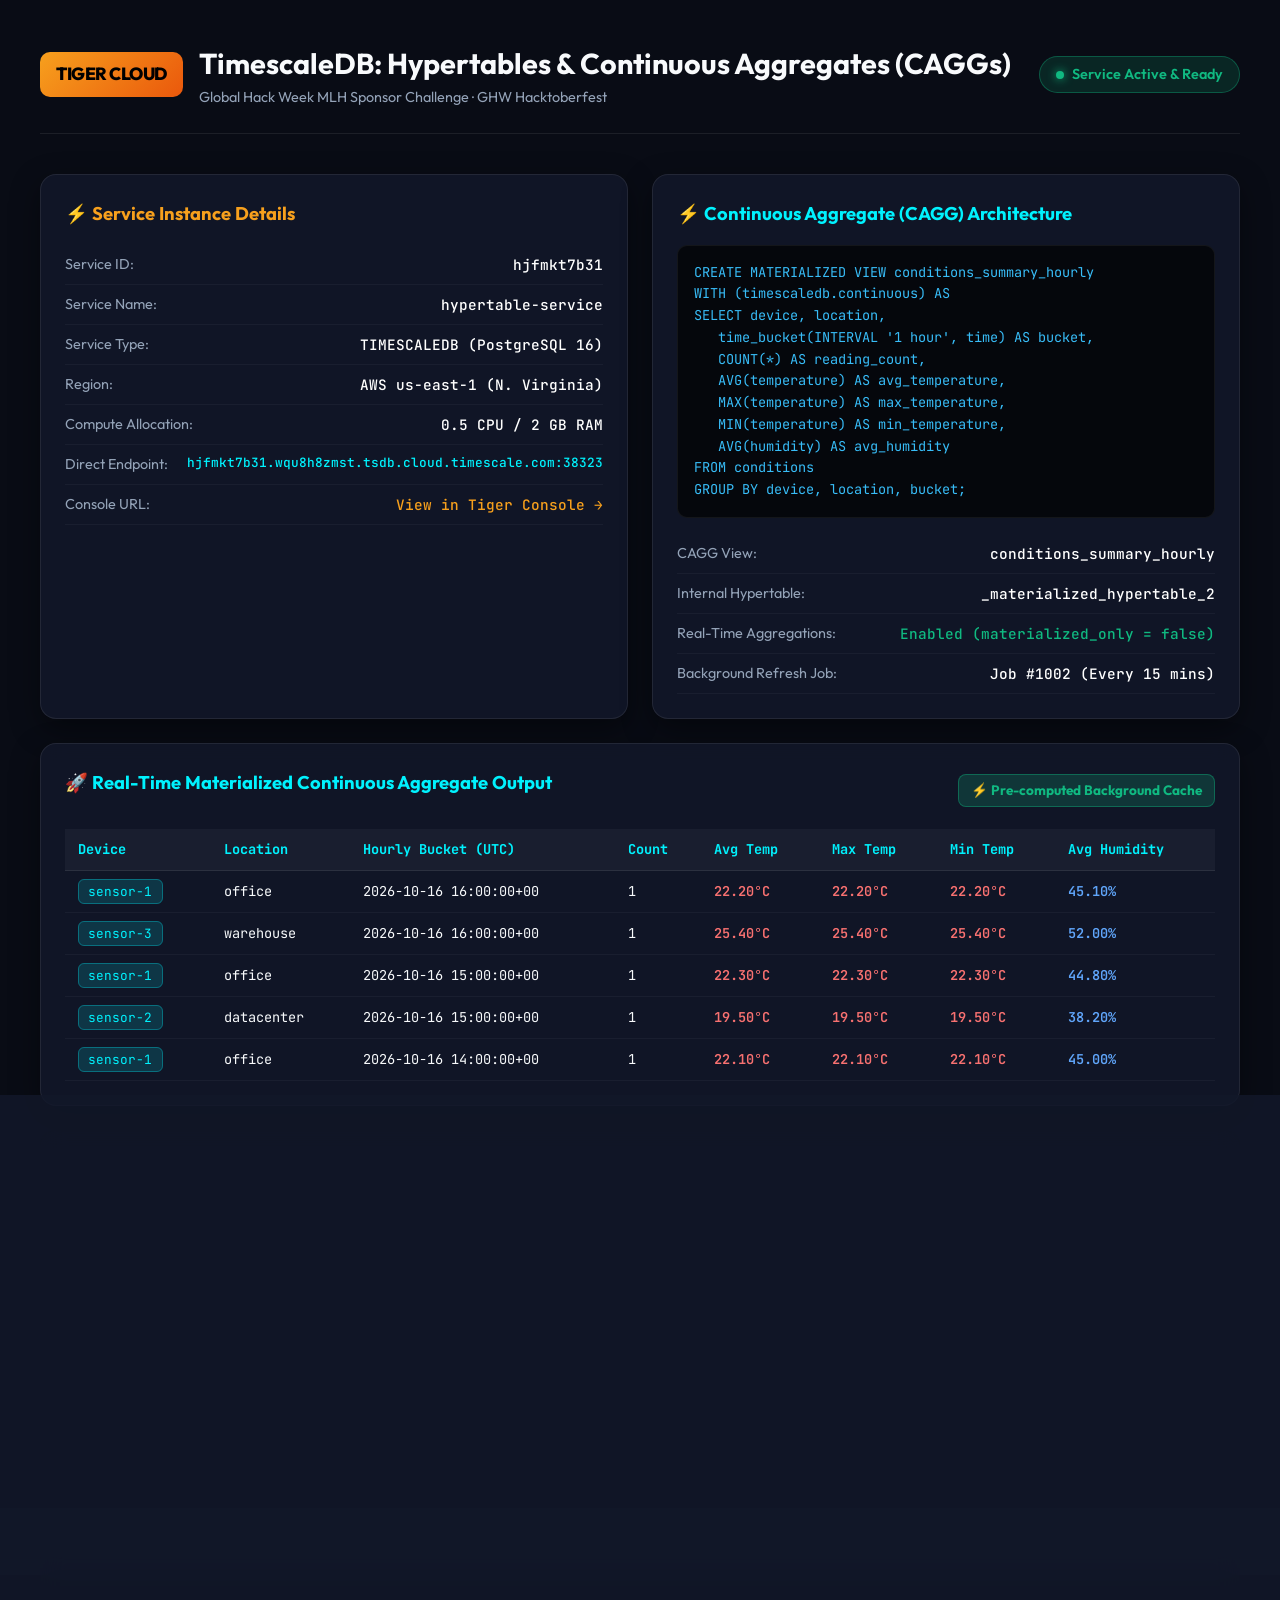
<file: hypertable.html>
<!DOCTYPE html>
<html lang="en">
<head>
  <meta charset="UTF-8">
  <meta name="viewport" content="width=device-width, initial-scale=1.0">
  <title>Tiger Cloud TimescaleDB: Hypertables & Continuous Aggregates (CAGGs)</title>
  <link rel="preconnect" href="https://fonts.googleapis.com">
  <link rel="preconnect" href="https://fonts.gstatic.com" crossorigin>
  <link href="https://fonts.googleapis.com/css2?family=JetBrains+Mono:wght@400;500;700&family=Outfit:wght@300;400;500;600;700;800&display=swap" rel="stylesheet">
  <style>
    :root {
      --bg: #090c15;
      --card-bg: rgba(18, 24, 42, 0.85);
      --border: rgba(255, 255, 255, 0.08);
      --accent-tiger: #f7a01d;
      --accent-cyan: #00f2fe;
      --accent-green: #10b981;
      --accent-purple: #c084fc;
      --text-main: #f8fafc;
      --text-dim: #94a3b8;
      --font-main: 'Outfit', sans-serif;
      --font-mono: 'JetBrains Mono', monospace;
    }

    * { box-sizing: border-box; margin: 0; padding: 0; }

    body {
      background: var(--bg);
      color: var(--text-main);
      font-family: var(--font-main);
      padding: 2.5rem;
      min-height: 100vh;
      line-height: 1.6;
    }

    .container {
      max-width: 1240px;
      margin: 0 auto;
    }

    .header {
      display: flex;
      justify-content: space-between;
      align-items: center;
      margin-bottom: 2.5rem;
      border-bottom: 1px solid var(--border);
      padding-bottom: 1.5rem;
    }

    .header-title {
      display: flex;
      align-items: center;
      gap: 1rem;
    }

    .logo-badge {
      background: linear-gradient(135deg, var(--accent-tiger), #ea580c);
      color: #000;
      font-weight: 800;
      padding: 0.5rem 1rem;
      border-radius: 10px;
      font-size: 1.1rem;
      letter-spacing: -0.5px;
    }

    h1 {
      font-size: 1.8rem;
      font-weight: 700;
    }

    .service-badge {
      display: inline-flex;
      align-items: center;
      gap: 0.5rem;
      background: rgba(16, 185, 129, 0.15);
      border: 1px solid rgba(16, 185, 129, 0.35);
      color: var(--accent-green);
      padding: 0.4rem 1rem;
      border-radius: 9999px;
      font-weight: 600;
      font-size: 0.9rem;
    }

    .pulse {
      width: 8px;
      height: 8px;
      background: var(--accent-green);
      border-radius: 50%;
      box-shadow: 0 0 10px var(--accent-green);
    }

    .grid-2 {
      display: grid;
      grid-template-columns: 1fr 1fr;
      gap: 1.5rem;
      margin-bottom: 1.5rem;
    }

    .card {
      background: var(--card-bg);
      border: 1px solid var(--border);
      border-radius: 16px;
      padding: 1.5rem;
      backdrop-filter: blur(12px);
      box-shadow: 0 10px 30px rgba(0, 0, 0, 0.4);
    }

    .card-title {
      font-size: 1.15rem;
      font-weight: 700;
      margin-bottom: 1rem;
      display: flex;
      align-items: center;
      gap: 0.5rem;
      color: var(--accent-tiger);
    }

    .card-title-cagg {
      color: var(--accent-cyan);
    }

    .prop-row {
      display: flex;
      justify-content: space-between;
      padding: 0.5rem 0;
      border-bottom: 1px solid rgba(255, 255, 255, 0.04);
      font-size: 0.9rem;
    }

    .prop-label { color: var(--text-dim); }
    .prop-val { font-family: var(--font-mono); color: #fff; font-weight: 500; }

    .code-box {
      background: #05070c;
      border: 1px solid rgba(255, 255, 255, 0.06);
      border-radius: 10px;
      padding: 1rem;
      font-family: var(--font-mono);
      font-size: 0.85rem;
      color: #38bdf8;
      overflow-x: auto;
      margin-bottom: 1rem;
      white-space: pre-wrap;
    }

    table {
      width: 100%;
      border-collapse: collapse;
      font-family: var(--font-mono);
      font-size: 0.85rem;
      margin-top: 0.5rem;
    }

    th {
      text-align: left;
      padding: 0.6rem 0.8rem;
      background: rgba(255, 255, 255, 0.04);
      color: var(--accent-cyan);
      border-bottom: 1px solid var(--border);
    }

    td {
      padding: 0.6rem 0.8rem;
      border-bottom: 1px solid rgba(255, 255, 255, 0.04);
    }

    .tag-chunk {
      background: rgba(247, 160, 29, 0.15);
      border: 1px solid rgba(247, 160, 29, 0.3);
      color: var(--accent-tiger);
      padding: 0.2rem 0.6rem;
      border-radius: 6px;
      font-size: 0.8rem;
    }

    .tag-cagg {
      background: rgba(0, 242, 254, 0.15);
      border: 1px solid rgba(0, 242, 254, 0.3);
      color: var(--accent-cyan);
      padding: 0.2rem 0.6rem;
      border-radius: 6px;
      font-size: 0.8rem;
    }

    .tag-temp { color: #f87171; font-weight: 600; }
    .tag-humidity { color: #60a5fa; font-weight: 600; }

    .perf-badge {
      display: inline-block;
      background: rgba(16, 185, 129, 0.2);
      border: 1px solid rgba(16, 185, 129, 0.4);
      color: var(--accent-green);
      font-weight: 700;
      padding: 0.3rem 0.75rem;
      border-radius: 8px;
      font-size: 0.85rem;
    }
  </style>
</head>
<body>
  <div class="container">
    <!-- Header -->
    <header class="header">
      <div class="header-title">
        <span class="logo-badge">TIGER CLOUD</span>
        <div>
          <h1>TimescaleDB: Hypertables & Continuous Aggregates (CAGGs)</h1>
          <p style="color: var(--text-dim); font-size: 0.9rem;">Global Hack Week MLH Sponsor Challenge · GHW Hacktoberfest</p>
        </div>
      </div>
      <div class="service-badge">
        <span class="pulse"></span> Service Active & Ready
      </div>
    </header>

    <!-- Top Grid: Service Specs & CAGG Overview -->
    <div class="grid-2">
      <!-- Service Specs -->
      <div class="card">
        <h2 class="card-title">⚡ Service Instance Details</h2>
        <div class="prop-row"><span class="prop-label">Service ID:</span><span class="prop-val">hjfmkt7b31</span></div>
        <div class="prop-row"><span class="prop-label">Service Name:</span><span class="prop-val">hypertable-service</span></div>
        <div class="prop-row"><span class="prop-label">Service Type:</span><span class="prop-val">TIMESCALEDB (PostgreSQL 16)</span></div>
        <div class="prop-row"><span class="prop-label">Region:</span><span class="prop-val">AWS us-east-1 (N. Virginia)</span></div>
        <div class="prop-row"><span class="prop-label">Compute Allocation:</span><span class="prop-val">0.5 CPU / 2 GB RAM</span></div>
        <div class="prop-row"><span class="prop-label">Direct Endpoint:</span><span class="prop-val" style="color: var(--accent-cyan); font-size: 0.8rem;">hjfmkt7b31.wqu8h8zmst.tsdb.cloud.timescale.com:38323</span></div>
        <div class="prop-row"><span class="prop-label">Console URL:</span><span class="prop-val"><a href="https://console.cloud.tigerdata.com/dashboard/services/hjfmkt7b31" target="_blank" style="color: var(--accent-tiger); text-decoration: none;">View in Tiger Console &rarr;</a></span></div>
      </div>

      <!-- Continuous Aggregate Spec -->
      <div class="card">
        <h2 class="card-title card-title-cagg">⚡ Continuous Aggregate (CAGG) Architecture</h2>
        <div class="code-box">CREATE MATERIALIZED VIEW conditions_summary_hourly
WITH (timescaledb.continuous) AS
SELECT device, location,
   time_bucket(INTERVAL '1 hour', time) AS bucket,
   COUNT(*) AS reading_count,
   AVG(temperature) AS avg_temperature,
   MAX(temperature) AS max_temperature,
   MIN(temperature) AS min_temperature,
   AVG(humidity) AS avg_humidity
FROM conditions
GROUP BY device, location, bucket;</div>
        <div class="prop-row"><span class="prop-label">CAGG View:</span><span class="prop-val">conditions_summary_hourly</span></div>
        <div class="prop-row"><span class="prop-label">Internal Hypertable:</span><span class="prop-val">_materialized_hypertable_2</span></div>
        <div class="prop-row"><span class="prop-label">Real-Time Aggregations:</span><span class="prop-val" style="color: var(--accent-green);">Enabled (materialized_only = false)</span></div>
        <div class="prop-row"><span class="prop-label">Background Refresh Job:</span><span class="prop-val">Job #1002 (Every 15 mins)</span></div>
      </div>
    </div>

    <!-- CAGG Query Results Table -->
    <div class="card" style="margin-bottom: 1.5rem;">
      <div style="display: flex; justify-content: space-between; align-items: center; margin-bottom: 1rem;">
        <h2 class="card-title card-title-cagg">🚀 Real-Time Materialized Continuous Aggregate Output</h2>
        <span class="perf-badge">⚡ Pre-computed Background Cache</span>
      </div>
      <table>
        <thead>
          <tr>
            <th>Device</th>
            <th>Location</th>
            <th>Hourly Bucket (UTC)</th>
            <th>Count</th>
            <th>Avg Temp</th>
            <th>Max Temp</th>
            <th>Min Temp</th>
            <th>Avg Humidity</th>
          </tr>
        </thead>
        <tbody>
          <tr>
            <td><span class="tag-cagg">sensor-1</span></td>
            <td>office</td>
            <td>2026-10-16 16:00:00+00</td>
            <td>1</td>
            <td class="tag-temp">22.20°C</td>
            <td class="tag-temp">22.20°C</td>
            <td class="tag-temp">22.20°C</td>
            <td class="tag-humidity">45.10%</td>
          </tr>
          <tr>
            <td><span class="tag-cagg">sensor-3</span></td>
            <td>warehouse</td>
            <td>2026-10-16 16:00:00+00</td>
            <td>1</td>
            <td class="tag-temp">25.40°C</td>
            <td class="tag-temp">25.40°C</td>
            <td class="tag-temp">25.40°C</td>
            <td class="tag-humidity">52.00%</td>
          </tr>
          <tr>
            <td><span class="tag-cagg">sensor-1</span></td>
            <td>office</td>
            <td>2026-10-16 15:00:00+00</td>
            <td>1</td>
            <td class="tag-temp">22.30°C</td>
            <td class="tag-temp">22.30°C</td>
            <td class="tag-temp">22.30°C</td>
            <td class="tag-humidity">44.80%</td>
          </tr>
          <tr>
            <td><span class="tag-cagg">sensor-2</span></td>
            <td>datacenter</td>
            <td>2026-10-16 15:00:00+00</td>
            <td>1</td>
            <td class="tag-temp">19.50°C</td>
            <td class="tag-temp">19.50°C</td>
            <td class="tag-temp">19.50°C</td>
            <td class="tag-humidity">38.20%</td>
          </tr>
          <tr>
            <td><span class="tag-cagg">sensor-1</span></td>
            <td>office</td>
            <td>2026-10-16 14:00:00+00</td>
            <td>1</td>
            <td class="tag-temp">22.10°C</td>
            <td class="tag-temp">22.10°C</td>
            <td class="tag-temp">22.10°C</td>
            <td class="tag-humidity">45.00%</td>
          </tr>
        </tbody>
      </table>
    </div>

    <!-- 15-Minute Hyperfunction Time-Bucketing -->
    <div class="card" style="margin-bottom: 1.5rem;">
      <h2 class="card-title">⏱️ Fine-Grained 15-Minute Time-Bucket Aggregations (time_bucket('15 min', time))</h2>
      <table>
        <thead>
          <tr>
            <th>Time Bucket (15 min)</th>
            <th>Device</th>
            <th>Location</th>
            <th>Total Readings</th>
            <th>Avg Temperature</th>
            <th>Min Temperature</th>
            <th>Max Temperature</th>
          </tr>
        </thead>
        <tbody>
          <tr>
            <td>2026-10-16 16:30:00+00</td>
            <td>sensor-2</td>
            <td>datacenter</td>
            <td>1</td>
            <td class="tag-temp">19.80°C</td>
            <td class="tag-temp">19.80°C</td>
            <td class="tag-temp">19.80°C</td>
          </tr>
          <tr>
            <td>2026-10-16 16:15:00+00</td>
            <td>sensor-1</td>
            <td>office</td>
            <td>3</td>
            <td class="tag-temp">22.67°C</td>
            <td class="tag-temp">22.20°C</td>
            <td class="tag-temp">23.00°C</td>
          </tr>
          <tr>
            <td>2026-10-16 16:00:00+00</td>
            <td>sensor-3</td>
            <td>warehouse</td>
            <td>1</td>
            <td class="tag-temp">25.40°C</td>
            <td class="tag-temp">25.40°C</td>
            <td class="tag-temp">25.40°C</td>
          </tr>
          <tr>
            <td>2026-10-16 15:45:00+00</td>
            <td>sensor-2</td>
            <td>datacenter</td>
            <td>1</td>
            <td class="tag-temp">19.50°C</td>
            <td class="tag-temp">19.50°C</td>
            <td class="tag-temp">19.50°C</td>
          </tr>
          <tr>
            <td>2026-10-16 15:15:00+00</td>
            <td>sensor-1</td>
            <td>office</td>
            <td>1</td>
            <td class="tag-temp">22.30°C</td>
            <td class="tag-temp">22.30°C</td>
            <td class="tag-temp">22.30°C</td>
          </tr>
          <tr>
            <td>2026-10-16 14:15:00+00</td>
            <td>sensor-1</td>
            <td>office</td>
            <td>1</td>
            <td class="tag-temp">22.10°C</td>
            <td class="tag-temp">22.10°C</td>
            <td class="tag-temp">22.10°C</td>
          </tr>
        </tbody>
      </table>
    </div>

    <!-- Underlying Hypertable Storage & Chunks -->
    <div class="card">
      <h2 class="card-title">🗂️ Underlying Hypertable Storage Chunks (_hyper_1_1_chunk)</h2>
      <table>
        <thead>
          <tr>
            <th>Chunk Name</th>
            <th>Range Start (UTC)</th>
            <th>Range End (UTC)</th>
            <th>Partition Interval</th>
            <th>Compression Status</th>
          </tr>
        </thead>
        <tbody>
          <tr>
            <td><span class="tag-chunk">_hyper_1_1_chunk</span></td>
            <td>2026-10-15 00:00:00+00</td>
            <td>2026-10-22 00:00:00+00</td>
            <td>7 Days (Auto-Tuned)</td>
            <td><span style="color: var(--accent-cyan);">Active Ingest (Uncompressed)</span></td>
          </tr>
        </tbody>
      </table>
    </div>
  </div>
</body>
</html>
</file>
<file: style.css>
/* ==========================================================================
   DESIGN TOKENS & SYSTEM VARIABLES
   ========================================================================== */
:root {
  --bg-primary: #07090e;
  --bg-secondary: #0d111c;
  --bg-card: rgba(16, 21, 36, 0.75);
  --bg-card-hover: rgba(24, 32, 54, 0.85);
  --border-glass: rgba(255, 255, 255, 0.08);
  --border-glass-glow: rgba(0, 242, 254, 0.35);

  --accent-cyan: #00f2fe;
  --accent-blue: #4facfe;
  --accent-purple: #7928ca;
  --accent-pink: #ff0080;
  --accent-green: #10b981;
  --accent-yellow: #f59e0b;
  --accent-red: #ef4444;

  --text-primary: #f8fafc;
  --text-secondary: #94a3b8;
  --text-muted: #64748b;

  --gradient-primary: linear-gradient(135deg, var(--accent-cyan) 0%, var(--accent-blue) 100%);
  --gradient-accent: linear-gradient(135deg, var(--accent-purple) 0%, var(--accent-pink) 100%);
  --gradient-glow: linear-gradient(135deg, rgba(0, 242, 254, 0.2), rgba(121, 40, 202, 0.2));

  --font-main: 'Outfit', -apple-system, BlinkMacSystemFont, 'Segoe UI', Roboto, sans-serif;
  --font-mono: 'JetBrains Mono', 'Fira Code', monospace;

  --radius-sm: 8px;
  --radius-md: 14px;
  --radius-lg: 22px;
  --radius-full: 9999px;

  --shadow-subtle: 0 4px 20px -2px rgba(0, 0, 0, 0.5);
  --shadow-glow-cyan: 0 0 35px -5px rgba(0, 242, 254, 0.3);
  --shadow-glow-purple: 0 0 35px -5px rgba(121, 40, 202, 0.35);

  --transition-fast: 0.2s cubic-bezier(0.16, 1, 0.3, 1);
  --transition-normal: 0.3s cubic-bezier(0.16, 1, 0.3, 1);
}

/* ==========================================================================
   BASE & RESET
   ========================================================================== */
*, *::before, *::after {
  box-sizing: border-box;
  margin: 0;
  padding: 0;
}

html {
  scroll-behavior: smooth;
  font-size: 16px;
  color-scheme: dark;
}

body {
  font-family: var(--font-main);
  background-color: var(--bg-primary);
  color: var(--text-primary);
  line-height: 1.6;
  overflow-x: hidden;
  position: relative;
  min-height: 100vh;
}

/* Custom Scrollbar */
::-webkit-scrollbar {
  width: 8px;
}
::-webkit-scrollbar-track {
  background: var(--bg-primary);
}
::-webkit-scrollbar-thumb {
  background: rgba(255, 255, 255, 0.15);
  border-radius: var(--radius-full);
}
::-webkit-scrollbar-thumb:hover {
  background: var(--accent-cyan);
}

/* ==========================================================================
   AMBIENT GLOW SYSTEM
   ========================================================================== */
.ambient-glow {
  position: fixed;
  border-radius: 50%;
  filter: blur(140px);
  z-index: -1;
  pointer-events: none;
  opacity: 0.45;
}

.glow-1 {
  width: 500px;
  height: 500px;
  background: radial-gradient(circle, var(--accent-cyan), transparent 70%);
  top: -100px;
  right: -100px;
}

.glow-2 {
  width: 600px;
  height: 600px;
  background: radial-gradient(circle, var(--accent-purple), transparent 70%);
  top: 40%;
  left: -200px;
}

.glow-3 {
  width: 450px;
  height: 450px;
  background: radial-gradient(circle, var(--accent-pink), transparent 70%);
  bottom: 5%;
  right: 10%;
}

/* ==========================================================================
   TYPOGRAPHY & GRADIENTS
   ========================================================================== */
.text-gradient {
  background: var(--gradient-primary);
  -webkit-background-clip: text;
  -webkit-text-fill-color: transparent;
  display: inline-block;
}

/* ==========================================================================
   NAVBAR
   ========================================================================== */
.navbar {
  position: sticky;
  top: 0;
  z-index: 1000;
  backdrop-filter: blur(20px);
  -webkit-backdrop-filter: blur(20px);
  background: rgba(7, 9, 14, 0.75);
  border-bottom: 1px solid var(--border-glass);
  padding: 1rem 2rem;
  transition: var(--transition-normal);
}

.nav-container {
  max-width: 1280px;
  margin: 0 auto;
  display: flex;
  align-items: center;
  justify-content: space-between;
  gap: 2rem;
}

.brand-logo {
  font-size: 1.5rem;
  font-weight: 800;
  text-decoration: none;
  color: var(--text-primary);
  letter-spacing: -0.5px;
  display: flex;
  align-items: center;
}

.logo-accent {
  color: var(--accent-cyan);
}
.logo-dot {
  color: var(--accent-pink);
}
.logo-tag {
  font-size: 0.85rem;
  color: var(--text-muted);
  margin-left: 2px;
  font-family: var(--font-mono);
}

.nav-links {
  display: flex;
  align-items: center;
  gap: 1.75rem;
}

.nav-item {
  color: var(--text-secondary);
  text-decoration: none;
  font-weight: 500;
  font-size: 0.95rem;
  transition: var(--transition-fast);
  position: relative;
}

.nav-item:hover {
  color: var(--text-primary);
}

.nav-item.highlight-link {
  color: var(--accent-cyan);
}

.nav-actions {
  display: flex;
  align-items: center;
  gap: 1.25rem;
}

.status-indicator {
  display: flex;
  align-items: center;
  gap: 0.5rem;
  background: rgba(16, 185, 129, 0.1);
  border: 1px solid rgba(16, 185, 129, 0.25);
  padding: 0.35rem 0.75rem;
  border-radius: var(--radius-full);
  font-size: 0.8rem;
  color: var(--accent-green);
}

.status-pulse {
  width: 8px;
  height: 8px;
  background: var(--accent-green);
  border-radius: 50%;
  animation: pulse 2s infinite;
}

@keyframes pulse {
  0% { transform: scale(0.95); box-shadow: 0 0 0 0 rgba(16, 185, 129, 0.7); }
  70% { transform: scale(1); box-shadow: 0 0 0 6px rgba(16, 185, 129, 0); }
  100% { transform: scale(0.95); box-shadow: 0 0 0 0 rgba(16, 185, 129, 0); }
}

/* ==========================================================================
   BUTTONS
   ========================================================================== */
.btn {
  display: inline-flex;
  align-items: center;
  justify-content: center;
  gap: 0.5rem;
  font-family: var(--font-main);
  font-weight: 600;
  font-size: 0.95rem;
  padding: 0.8rem 1.6rem;
  border-radius: var(--radius-md);
  text-decoration: none;
  cursor: pointer;
  border: none;
  transition: var(--transition-fast);
}

.btn-primary {
  background: var(--gradient-primary);
  color: #040914;
  box-shadow: 0 4px 20px rgba(0, 242, 254, 0.25);
}

.btn-primary:hover {
  transform: translateY(-2px);
  box-shadow: var(--shadow-glow-cyan);
}

.btn-secondary {
  background: rgba(255, 255, 255, 0.05);
  color: var(--text-primary);
  border: 1px solid var(--border-glass);
  backdrop-filter: blur(10px);
}

.btn-secondary:hover {
  background: rgba(255, 255, 255, 0.1);
  border-color: rgba(255, 255, 255, 0.2);
  transform: translateY(-2px);
}

.btn-glass {
  background: rgba(18, 22, 38, 0.6);
  color: var(--text-secondary);
  border: 1px solid var(--border-glass);
}

.btn-glass:hover {
  color: var(--text-primary);
  border-color: var(--accent-cyan);
}

.btn-primary-sm {
  background: var(--gradient-primary);
  color: #040914;
  padding: 0.45rem 1rem;
  font-size: 0.85rem;
  font-weight: 600;
  border-radius: var(--radius-sm);
  border: none;
  cursor: pointer;
  transition: var(--transition-fast);
}

.btn-primary-sm:hover {
  opacity: 0.9;
  transform: translateY(-1px);
}

.btn-block {
  width: 100%;
}

.btn-sm {
  padding: 0.5rem 1rem;
  font-size: 0.85rem;
}

/* ==========================================================================
   GLASS CARDS
   ========================================================================== */
.glass-card {
  background: var(--bg-card);
  backdrop-filter: blur(16px);
  -webkit-backdrop-filter: blur(16px);
  border: 1px solid var(--border-glass);
  border-radius: var(--radius-lg);
  padding: 2rem;
  transition: var(--transition-normal);
  box-shadow: var(--shadow-subtle);
}

.glass-card:hover {
  border-color: rgba(0, 242, 254, 0.3);
  transform: translateY(-4px);
  box-shadow: var(--shadow-glow-cyan);
}

/* ==========================================================================
   HERO SECTION
   ========================================================================== */
.hero-section {
  max-width: 1280px;
  margin: 0 auto;
  padding: 5rem 2rem 6rem;
  display: grid;
  grid-template-columns: 1.15fr 0.85fr;
  align-items: center;
  gap: 4rem;
}

.hero-badge {
  display: inline-flex;
  align-items: center;
  gap: 0.5rem;
  background: rgba(121, 40, 202, 0.15);
  border: 1px solid rgba(121, 40, 202, 0.35);
  padding: 0.4rem 1rem;
  border-radius: var(--radius-full);
  font-size: 0.85rem;
  font-weight: 500;
  color: #d8b4fe;
  margin-bottom: 1.5rem;
}

.hero-title {
  font-size: 3.5rem;
  font-weight: 800;
  line-height: 1.15;
  letter-spacing: -1.5px;
  margin-bottom: 1.5rem;
}

.typing-container {
  font-size: 2.2rem;
  font-weight: 600;
  color: var(--accent-cyan);
  font-family: var(--font-mono);
}

.cursor {
  animation: blink 1s step-start infinite;
  color: var(--accent-pink);
}

@keyframes blink {
  50% { opacity: 0; }
}

.hero-description {
  font-size: 1.15rem;
  color: var(--text-secondary);
  line-height: 1.7;
  margin-bottom: 2.5rem;
  max-width: 580px;
}

.hero-cta-group {
  display: flex;
  flex-wrap: wrap;
  gap: 1rem;
  margin-bottom: 3.5rem;
}

.hero-stats-grid {
  display: grid;
  grid-template-columns: repeat(4, 1fr);
  gap: 1.5rem;
  padding-top: 2rem;
  border-top: 1px solid var(--border-glass);
}

.stat-card {
  display: flex;
  flex-direction: column;
}

.stat-number {
  font-size: 2rem;
  font-weight: 800;
  color: var(--text-primary);
  font-family: var(--font-mono);
  background: var(--gradient-primary);
  -webkit-background-clip: text;
  -webkit-text-fill-color: transparent;
}

.stat-label {
  font-size: 0.85rem;
  color: var(--text-muted);
}

/* Avatar Frame */
.hero-visual {
  display: flex;
  justify-content: center;
  align-items: center;
  position: relative;
}

.avatar-frame {
  position: relative;
  width: 360px;
  height: 360px;
}

.avatar-glow-ring {
  position: absolute;
  inset: -15px;
  background: linear-gradient(45deg, var(--accent-cyan), var(--accent-purple), var(--accent-pink));
  border-radius: 35%;
  filter: blur(25px);
  opacity: 0.6;
  animation: rotateGlow 12s linear infinite;
}

@keyframes rotateGlow {
  0% { transform: rotate(0deg); }
  100% { transform: rotate(360deg); }
}

.hero-avatar {
  position: relative;
  width: 100%;
  height: 100%;
  object-fit: cover;
  border-radius: 32px;
  border: 2px solid rgba(255, 255, 255, 0.15);
  box-shadow: 0 20px 40px rgba(0, 0, 0, 0.7);
  z-index: 2;
}

.avatar-floating-tag {
  position: absolute;
  z-index: 3;
  backdrop-filter: blur(12px);
  background: rgba(13, 17, 28, 0.85);
  border: 1px solid var(--border-glass);
  padding: 0.5rem 1rem;
  border-radius: var(--radius-full);
  font-size: 0.85rem;
  font-weight: 600;
  display: flex;
  align-items: center;
  gap: 0.5rem;
  box-shadow: 0 10px 25px rgba(0, 0, 0, 0.5);
}

.tag-ai {
  top: 15px;
  right: -20px;
  color: var(--accent-cyan);
}

.tag-dot {
  width: 8px;
  height: 8px;
  background: var(--accent-cyan);
  border-radius: 50%;
}

.tag-status {
  bottom: 15px;
  left: -20px;
  color: #fca5a5;
}

/* ==========================================================================
   SECTIONS GENERAL
   ========================================================================= */
.section {
  max-width: 1280px;
  margin: 0 auto;
  padding: 6rem 2rem;
}

.section-header {
  text-align: center;
  max-width: 720px;
  margin: 0 auto 3.5rem;
}

.section-tag {
  display: inline-block;
  font-family: var(--font-mono);
  font-size: 0.85rem;
  font-weight: 700;
  letter-spacing: 2px;
  color: var(--accent-cyan);
  margin-bottom: 0.75rem;
}

.section-title {
  font-size: 2.5rem;
  font-weight: 800;
  letter-spacing: -1px;
  margin-bottom: 1rem;
}

.section-subtitle {
  font-size: 1.1rem;
  color: var(--text-secondary);
}

/* ==========================================================================
   ABOUT GRID
   ========================================================================== */
.about-grid {
  display: grid;
  grid-template-columns: repeat(3, 1fr);
  gap: 2rem;
}

.about-card {
  display: flex;
  flex-direction: column;
}

.card-icon-wrapper {
  width: 56px;
  height: 56px;
  background: rgba(0, 242, 254, 0.1);
  border: 1px solid rgba(0, 242, 254, 0.2);
  border-radius: var(--radius-md);
  display: flex;
  align-items: center;
  justify-content: center;
  font-size: 1.75rem;
  margin-bottom: 1.5rem;
}

.card-title {
  font-size: 1.3rem;
  font-weight: 700;
  margin-bottom: 0.75rem;
}

.card-text {
  color: var(--text-secondary);
  font-size: 0.95rem;
  line-height: 1.6;
}

/* ==========================================================================
   SKILLS SECTION
   ========================================================================== */
.skills-filter {
  display: flex;
  justify-content: center;
  gap: 0.75rem;
  margin-bottom: 2.5rem;
  flex-wrap: wrap;
}

.filter-btn {
  background: rgba(255, 255, 255, 0.05);
  border: 1px solid var(--border-glass);
  color: var(--text-secondary);
  padding: 0.5rem 1.25rem;
  border-radius: var(--radius-full);
  font-size: 0.9rem;
  cursor: pointer;
  transition: var(--transition-fast);
}

.filter-btn:hover,
.filter-btn.active {
  background: var(--gradient-primary);
  color: #040914;
  font-weight: 600;
  border-color: transparent;
}

.skills-grid {
  display: grid;
  grid-template-columns: repeat(3, 1fr);
  gap: 1.5rem;
}

.skill-card {
  background: var(--bg-card);
  border: 1px solid var(--border-glass);
  border-radius: var(--radius-md);
  padding: 1.5rem;
  transition: var(--transition-normal);
}

.skill-card:hover {
  border-color: rgba(0, 242, 254, 0.4);
  transform: translateY(-2px);
}

.skill-header {
  display: flex;
  justify-content: space-between;
  align-items: center;
  margin-bottom: 0.75rem;
}

.skill-name {
  font-weight: 700;
  font-size: 1rem;
}

.skill-level {
  font-size: 0.8rem;
  color: var(--accent-cyan);
  font-family: var(--font-mono);
}

.skill-bar {
  height: 6px;
  background: rgba(255, 255, 255, 0.08);
  border-radius: var(--radius-full);
  overflow: hidden;
  margin-bottom: 0.75rem;
}

.skill-progress {
  height: 100%;
  background: var(--gradient-primary);
  border-radius: var(--radius-full);
}

.skill-detail {
  font-size: 0.85rem;
  color: var(--text-muted);
}

/* ==========================================================================
   PROJECTS SECTION
   ========================================================================== */
.projects-grid {
  display: grid;
  grid-template-columns: repeat(3, 1fr);
  gap: 2rem;
}

.project-card {
  display: flex;
  flex-direction: column;
  padding: 1.5rem;
}

.project-card.featured-project {
  grid-column: span 3;
  display: grid;
  grid-template-columns: 1fr 1fr;
  gap: 2.5rem;
  padding: 2rem;
}

.project-media {
  position: relative;
  border-radius: var(--radius-md);
  overflow: hidden;
  height: 100%;
  min-height: 260px;
}

.project-image {
  width: 100%;
  height: 100%;
  object-fit: cover;
  transition: transform 0.5s ease;
}

.project-overlay {
  position: absolute;
  inset: 0;
  background: rgba(7, 9, 14, 0.6);
  backdrop-filter: blur(4px);
  display: flex;
  align-items: center;
  justify-content: center;
  opacity: 0;
  transition: opacity 0.3s ease;
}

.project-media:hover .project-overlay {
  opacity: 1;
}

.project-media:hover .project-image {
  transform: scale(1.05);
}

.project-tags {
  display: flex;
  flex-wrap: wrap;
  gap: 0.5rem;
  margin-bottom: 1rem;
}

.badge-tag {
  background: rgba(255, 255, 255, 0.06);
  border: 1px solid var(--border-glass);
  padding: 0.25rem 0.6rem;
  border-radius: var(--radius-sm);
  font-size: 0.75rem;
  font-family: var(--font-mono);
  color: var(--accent-cyan);
}

.project-title {
  font-size: 1.4rem;
  font-weight: 700;
  margin-bottom: 0.75rem;
}

.project-desc {
  color: var(--text-secondary);
  font-size: 0.95rem;
  line-height: 1.6;
  margin-bottom: 1.5rem;
  flex-grow: 1;
}

.project-footer {
  display: flex;
  justify-content: space-between;
  align-items: center;
  border-top: 1px solid var(--border-glass);
  padding-top: 1rem;
}

.card-link {
  color: var(--accent-cyan);
  text-decoration: none;
  font-weight: 600;
  font-size: 0.9rem;
  transition: var(--transition-fast);
}

.card-link:hover {
  color: var(--text-primary);
  text-decoration: underline;
}

.project-stat {
  font-size: 0.8rem;
  color: var(--accent-green);
  font-family: var(--font-mono);
}

/* ==========================================================================
   COPILOT PROMPT VAULT
   ========================================================================== */
.prompts-grid {
  display: grid;
  grid-template-columns: repeat(2, 1fr);
  gap: 2rem;
}

.prompt-card {
  display: flex;
  flex-direction: column;
}

.prompt-header {
  display: flex;
  justify-content: space-between;
  align-items: center;
  margin-bottom: 1rem;
}

.prompt-category {
  font-size: 0.85rem;
  color: var(--accent-cyan);
  font-weight: 600;
}

.copy-btn {
  background: rgba(0, 242, 254, 0.1);
  color: var(--accent-cyan);
  border: 1px solid rgba(0, 242, 254, 0.25);
  padding: 0.35rem 0.85rem;
  border-radius: var(--radius-sm);
  font-size: 0.8rem;
  cursor: pointer;
  transition: var(--transition-fast);
}

.copy-btn:hover {
  background: var(--accent-cyan);
  color: #040914;
}

.copy-btn.copied {
  background: var(--accent-green);
  border-color: var(--accent-green);
  color: #040914;
}

.prompt-title {
  font-size: 1.15rem;
  font-weight: 700;
  margin-bottom: 1rem;
}

.prompt-code {
  background: #05070b;
  border: 1px solid rgba(255, 255, 255, 0.06);
  border-radius: var(--radius-md);
  padding: 1.25rem;
  font-family: var(--font-mono);
  font-size: 0.85rem;
  line-height: 1.5;
  color: #e2e8f0;
  overflow-x: auto;
  white-space: pre-wrap;
  flex-grow: 1;
}

/* ==========================================================================
   INTERACTIVE IN-BROWSER TERMINAL GAME
   ========================================================================== */
.terminal-section {
  background: linear-gradient(180deg, transparent, rgba(13, 17, 28, 0.5), transparent);
}

.terminal-container {
  max-width: 900px;
  margin: 0 auto;
  background: #06080e;
  border: 1px solid rgba(0, 242, 254, 0.3);
  border-radius: var(--radius-lg);
  box-shadow: 0 15px 45px rgba(0, 0, 0, 0.8), var(--shadow-glow-cyan);
  overflow: hidden;
}

.terminal-header {
  background: #0e121d;
  border-bottom: 1px solid rgba(255, 255, 255, 0.08);
  padding: 0.85rem 1.25rem;
  display: flex;
  align-items: center;
  justify-content: space-between;
}

.terminal-controls {
  display: flex;
  gap: 0.5rem;
}

.control-dot {
  width: 12px;
  height: 12px;
  border-radius: 50%;
}
.close-dot { background: #ff5f56; }
.minimize-dot { background: #ffbd2e; }
.maximize-dot { background: #27c93f; }

.terminal-title {
  font-family: var(--font-mono);
  font-size: 0.85rem;
  color: var(--text-secondary);
}

.terminal-actions {
  display: flex;
  gap: 0.5rem;
}

.terminal-action-btn {
  background: rgba(255, 255, 255, 0.06);
  border: 1px solid var(--border-glass);
  color: var(--text-secondary);
  padding: 0.25rem 0.6rem;
  border-radius: var(--radius-sm);
  font-size: 0.75rem;
  font-family: var(--font-mono);
  cursor: pointer;
  transition: var(--transition-fast);
}

.terminal-action-btn:hover {
  background: rgba(255, 255, 255, 0.12);
  color: var(--text-primary);
}

.terminal-body {
  height: 480px;
  overflow-y: auto;
  padding: 1.5rem;
  font-family: var(--font-mono);
  font-size: 0.9rem;
  line-height: 1.6;
  color: #38bdf8;
  background: #06080e;
}

.term-line {
  margin-bottom: 0.4rem;
}
.term-cyan { color: var(--accent-cyan); }
.term-green { color: var(--accent-green); }
.term-yellow { color: var(--accent-yellow); }
.term-red { color: var(--accent-red); }
.term-bold { font-weight: 700; }
.term-white { color: #f8fafc; }
.term-dim { color: var(--text-muted); }

.terminal-input-bar {
  display: flex;
  align-items: center;
  background: #0c101a;
  border-top: 1px solid rgba(255, 255, 255, 0.08);
  padding: 0.75rem 1.25rem;
  gap: 0.75rem;
}

.terminal-prompt {
  font-family: var(--font-mono);
  color: var(--accent-green);
  font-size: 0.9rem;
  font-weight: 700;
  white-space: nowrap;
}

.terminal-input-field {
  flex-grow: 1;
  background: transparent;
  border: none;
  outline: none;
  font-family: var(--font-mono);
  font-size: 0.9rem;
  color: var(--text-primary);
}

.terminal-send-btn {
  background: var(--accent-cyan);
  color: #040914;
  font-family: var(--font-mono);
  font-weight: 700;
  font-size: 0.85rem;
  padding: 0.45rem 1rem;
  border-radius: var(--radius-sm);
  border: none;
  cursor: pointer;
  transition: var(--transition-fast);
}

.terminal-send-btn:hover {
  opacity: 0.9;
}

.terminal-tips {
  max-width: 900px;
  margin: 1rem auto 0;
  font-size: 0.85rem;
  color: var(--text-muted);
  text-align: center;
}

.tip-badge {
  color: var(--accent-yellow);
  font-weight: 600;
}

/* ==========================================================================
   CONTACT SECTION
   ========================================================================== */
.contact-card {
  max-width: 680px;
  margin: 0 auto;
}

.contact-form {
  display: flex;
  flex-direction: column;
  gap: 1.25rem;
}

.form-row {
  display: grid;
  grid-template-columns: 1fr 1fr;
  gap: 1.25rem;
}

.form-group {
  display: flex;
  flex-direction: column;
  gap: 0.5rem;
}

.form-group label {
  font-size: 0.85rem;
  font-weight: 600;
  color: var(--text-secondary);
}

.form-control {
  background: rgba(255, 255, 255, 0.04);
  border: 1px solid var(--border-glass);
  border-radius: var(--radius-md);
  padding: 0.85rem 1.2rem;
  color: var(--text-primary);
  font-family: var(--font-main);
  font-size: 0.95rem;
  outline: none;
  transition: var(--transition-fast);
}

.form-control:focus {
  border-color: var(--accent-cyan);
  background: rgba(255, 255, 255, 0.07);
  box-shadow: 0 0 15px rgba(0, 242, 254, 0.2);
}

/* ==========================================================================
   FOOTER
   ========================================================================== */
.footer {
  border-top: 1px solid var(--border-glass);
  background: #05070b;
  padding: 4rem 2rem 2rem;
  margin-top: 4rem;
}

.footer-container {
  max-width: 1280px;
  margin: 0 auto;
  display: flex;
  justify-content: space-between;
  align-items: center;
  margin-bottom: 2rem;
}

.footer-text {
  color: var(--text-muted);
  font-size: 0.9rem;
  margin-top: 0.5rem;
}

.footer-links {
  display: flex;
  gap: 2rem;
}

.footer-links a {
  color: var(--text-secondary);
  text-decoration: none;
  font-size: 0.9rem;
  transition: var(--transition-fast);
}

.footer-links a:hover {
  color: var(--accent-cyan);
}

.footer-bottom {
  max-width: 1280px;
  margin: 0 auto;
  border-top: 1px solid rgba(255, 255, 255, 0.04);
  padding-top: 1.5rem;
  text-align: center;
  font-size: 0.85rem;
  color: var(--text-muted);
}

/* ==========================================================================
   TOAST NOTIFICATION
   ========================================================================== */
.toast-container {
  position: fixed;
  bottom: 2rem;
  right: 2rem;
  z-index: 2000;
  display: flex;
  flex-direction: column;
  gap: 0.75rem;
}

.toast {
  background: rgba(13, 17, 28, 0.95);
  border: 1px solid var(--accent-cyan);
  backdrop-filter: blur(12px);
  padding: 1rem 1.5rem;
  border-radius: var(--radius-md);
  color: var(--text-primary);
  font-size: 0.9rem;
  box-shadow: var(--shadow-glow-cyan);
  display: flex;
  align-items: center;
  gap: 0.75rem;
  animation: slideIn 0.3s cubic-bezier(0.16, 1, 0.3, 1);
}

@keyframes slideIn {
  from { transform: translateX(100%); opacity: 0; }
  to { transform: translateX(0); opacity: 1; }
}

/* ==========================================================================
   RESPONSIVENESS
   ========================================================================== */
@media (max-width: 1024px) {
  .hero-section {
    grid-template-columns: 1fr;
    text-align: center;
    gap: 3rem;
  }
  .hero-cta-group {
    justify-content: center;
  }
  .hero-stats-grid {
    grid-template-columns: repeat(2, 1fr);
  }
  .about-grid,
  .skills-grid,
  .prompts-grid {
    grid-template-columns: 1fr;
  }
  .project-card.featured-project {
    grid-template-columns: 1fr;
    grid-column: span 1;
  }
  .projects-grid {
    grid-template-columns: 1fr;
  }
}

@media (max-width: 768px) {
  .nav-links {
    display: none;
  }
  .hero-title {
    font-size: 2.5rem;
  }
  .typing-container {
    font-size: 1.5rem;
  }
  .form-row {
    grid-template-columns: 1fr;
  }
}
</file>
